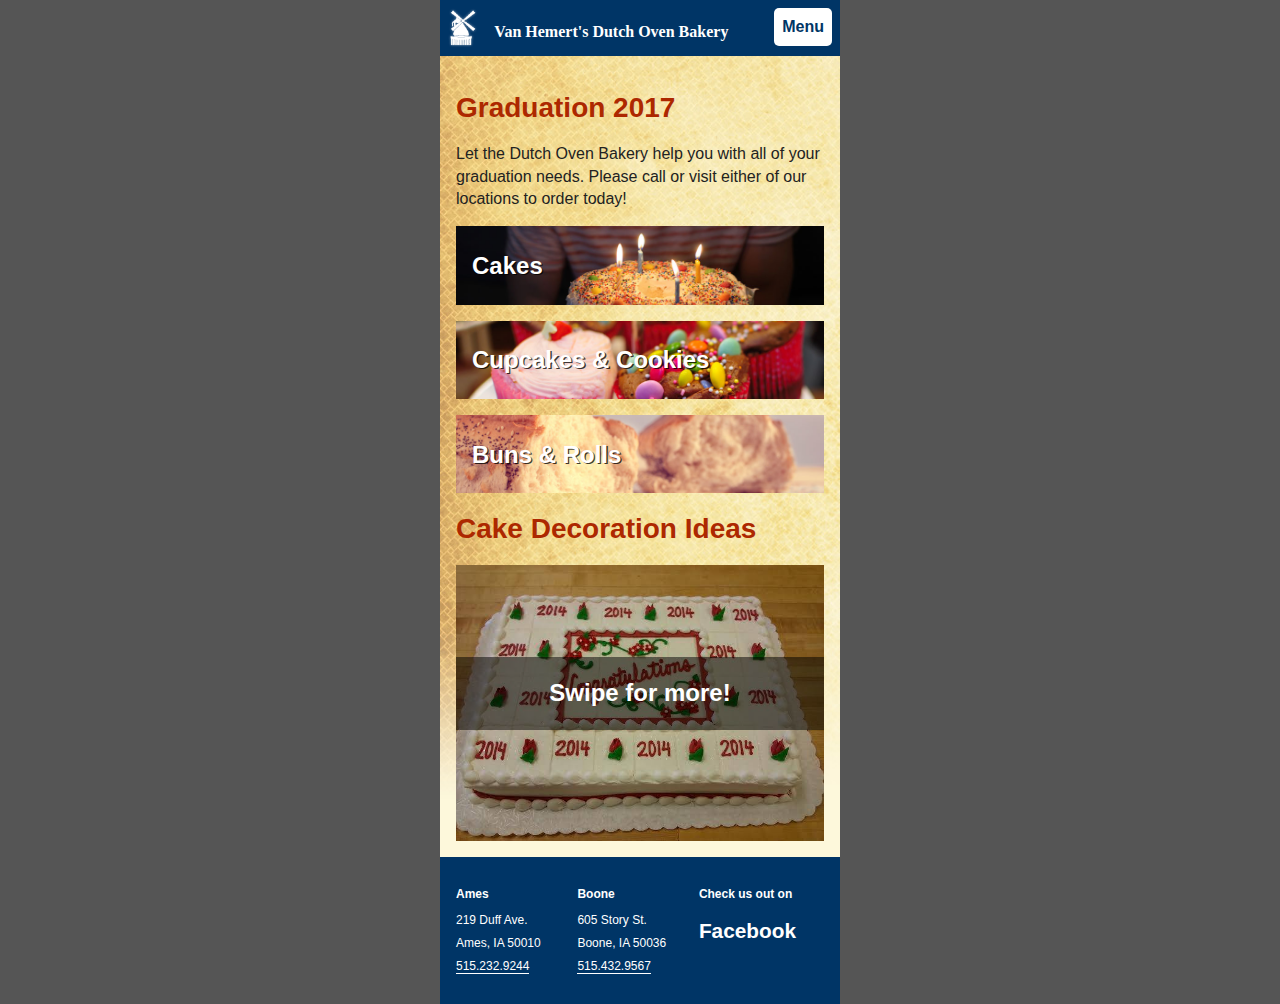
<file: week_03/index.html>
<!doctype html>
<html class="no-js" lang="en">
    <head>
        <meta charset="utf-8">
        <meta http-equiv="x-ua-compatible" content="ie=edge">
        <title>Graduation Cakes</title>
        <meta name="description" content="">
        <meta name="viewport" content="width=device-width, initial-scale=1">

        <link rel="apple-touch-icon" href="apple-touch-icon.png">
        <!-- Place favicon.ico in the root directory -->

        <link rel="stylesheet" href="css/normalize.css">
        <link rel="stylesheet" href="css/main.css">
        <script src="js/vendor/modernizr-2.8.3.min.js"></script>
    </head>
    <body>
        <!--[if lt IE 8]>
            <p class="browserupgrade">You are using an <strong>outdated</strong> browser. Please <a href="http://browsehappy.com/">upgrade your browser</a> to improve your experience.</p>
        <![endif]-->

        <header class="clearfix">
            <img src="img/logo_footer.png" alt="Dutch Oven Bakery Windmill Logo">
            <h1>Van Hemert's Dutch Oven Bakery</h1>
            <a href="#!" class="menu_button">Menu</a>
            <!-- mobile menu will go in here somewhere -->
        </header>
        <main>
            <h2>Graduation 2017</h2>
            <p>Let the Dutch Oven Bakery help you with all of your graduation needs. Please call or visit either of our locations to order today!</p>
            <article>
                <h3 class="product" id="cakes">Cakes</h3>
                <div class="article_content">
                    <p> Our cakes are available in white, chocolate, marble, or red velvet and frosted with our own buttercream icing. Prices may vary depending on the decorations selected. If you're watching costs, consider having a decorated centerpiece cake with plain iced sheet cakes to serve from. Cakes are scored in 2x3 or 2x2 inch pieces with an icing border.</p>
                    <table class="price_table" id="cake_prices">
                        <caption>Cake Servings and Prices (Prices may vary)</caption>
                        <tr>
                            <th>Size</th>
                            <th>2x3 Serves</th>
                            <th>2x2 Serves</th>
                            <th>Decorated</th>
                            <th>Plain Iced</th>
                        </tr>
                        <tr>
                            <td>1/4 Sheet</td>
                            <td>16</td>
                            <td>24</td>
                            <td>$21</td>
                            <td>$16</td>
                        </tr>
                        <tr>
                            <td>1/3 Sheet</td>
                            <td>20</td>
                            <td>32</td>
                            <td>$26</td>
                            <td>$20</td>
                        </tr>                        
                        <tr>
                            <td>1/2 Sheet</td>
                            <td>32</td>
                            <td>48</td>
                            <td>$35</td>
                            <td>$27</td>
                        </tr>                        
                        <tr>
                            <td>2/3 Sheet</td>
                            <td>40</td>
                            <td>64</td>
                            <td>$47</td>
                            <td>$37</td>
                        </tr>                        
                        <tr>
                            <td>Full Sheet</td>
                            <td>64</td>
                            <td>96</td>
                            <td>$57</td>
                            <td>$47</td>
                        </tr>
                    </table>
                    <a href="#!" class="cta_button">Call Us Today!</a>
                </div>
            </article>
            <article>
                <h3 class="product" id="cookies">Cupcakes &amp; Cookies</h3>
                <div class="article_content">
                    <p>Our regular "Dutch Oven Cookies" come in 6 different flavors:</p>
                    <ul>
                        <li>Chocolate Chip</li>
                        <li>Peanut Butter</li>
                        <li>Sugar</li>
                        <li>Oatmeal Chocolate Chip</li>
                        <li>Oatmeal Raisin</li>
                        <li>English Toffee</li>
                    </ul> 
                    <p>Our decorated cookies and cupcakes are frosted with our buttercream icing. Prices may vary. </p>
                    <table class="price_table" id="cookie_prices">
                        <tr>
                            <th>Product</th>
                            <th>Price</th>
                        </tr>
                        <tr>
                            <td>Dutch Oven Cookies</td>
                            <td>$4.59/dozen</td>
                        </tr>
                        <tr>
                            <td>3" Decorated Cookies</td>
                            <td>$1.19 and up</td>
                        </tr>                        
                        <tr>
                            <td>5" Decorated Cookies</td>
                            <td>$2.59 and up</td>
                        </tr> 
                        <tr>
                            <td>Cupcakes</td>
                            <td>$1.29 and up</td>
                        </tr>                        
                    </table>
                    <a href="#!" class="cta_button">Call Us Today!</a>
                </div>
            </article>
            <article>
                <h3 class="product" id="buns">Buns &amp; Rolls</h3>
                <div class="article_content">
                    <p>Our buns are made from scratch! Available in white or wheat.</p>
                    <table class="price_table" id="bun_prices">
                        <tr>
                            <th>Product</th>
                            <th>Price</th>
                        </tr>
                        <tr>
                            <td>Mini Buns</td>
                            <td>$2.99/dozen</td>
                        </tr>
                        <tr>
                            <td>Hamburger Buns</td>
                            <td>$3.89/dozen</td>
                        </tr>                                               
                    </table>
                    <p class="subtitle">.25 extra per dozen for slicing</p>
                    <a href="#!" class="cta_button">Call Us Today!</a>
                </div>
            </article>
            
            <h2>Cake Decoration Ideas</h2>
            <div class="gallery">
                <img src="img/cake_1.jpg" alt="cake decoration 1">
                <p class="gallery_label">Swipe for more!</p>
            </div>
        </main>
        <footer class="clearfix">
            <div class="footer_module">
                <h4>Ames</h4>
                <p>219 Duff Ave.</p>
                <p>Ames, IA 50010</p>
                <a href="#!">515.232.9244</a>
            </div>
            <div class="footer_module">
                <h4>Boone</h4>
                <p>605 Story St.</p>
                <p>Boone, IA 50036</p>
                <a href="#!">515.432.9567</a>
            </div>
            <div class="footer_module">
                <h4>Check us out on</h4>
                <a href="#!" class="social">Facebook</a>
            </div>
        </footer>

        <script src="https://code.jquery.com/jquery-1.12.0.min.js"></script>
        <script>window.jQuery || document.write('<script src="js/vendor/jquery-1.12.0.min.js"><\/script>')</script>
        <script src="js/plugins.js"></script>
        <script src="js/main.js"></script>

        <!-- Google Analytics: change UA-XXXXX-X to be your site's ID. -->
        <script>
            (function(b,o,i,l,e,r){b.GoogleAnalyticsObject=l;b[l]||(b[l]=
            function(){(b[l].q=b[l].q||[]).push(arguments)});b[l].l=+new Date;
            e=o.createElement(i);r=o.getElementsByTagName(i)[0];
            e.src='https://www.google-analytics.com/analytics.js';
            r.parentNode.insertBefore(e,r)}(window,document,'script','ga'));
            ga('create','UA-XXXXX-X','auto');ga('send','pageview');
        </script>
    </body>
</html>
</file>
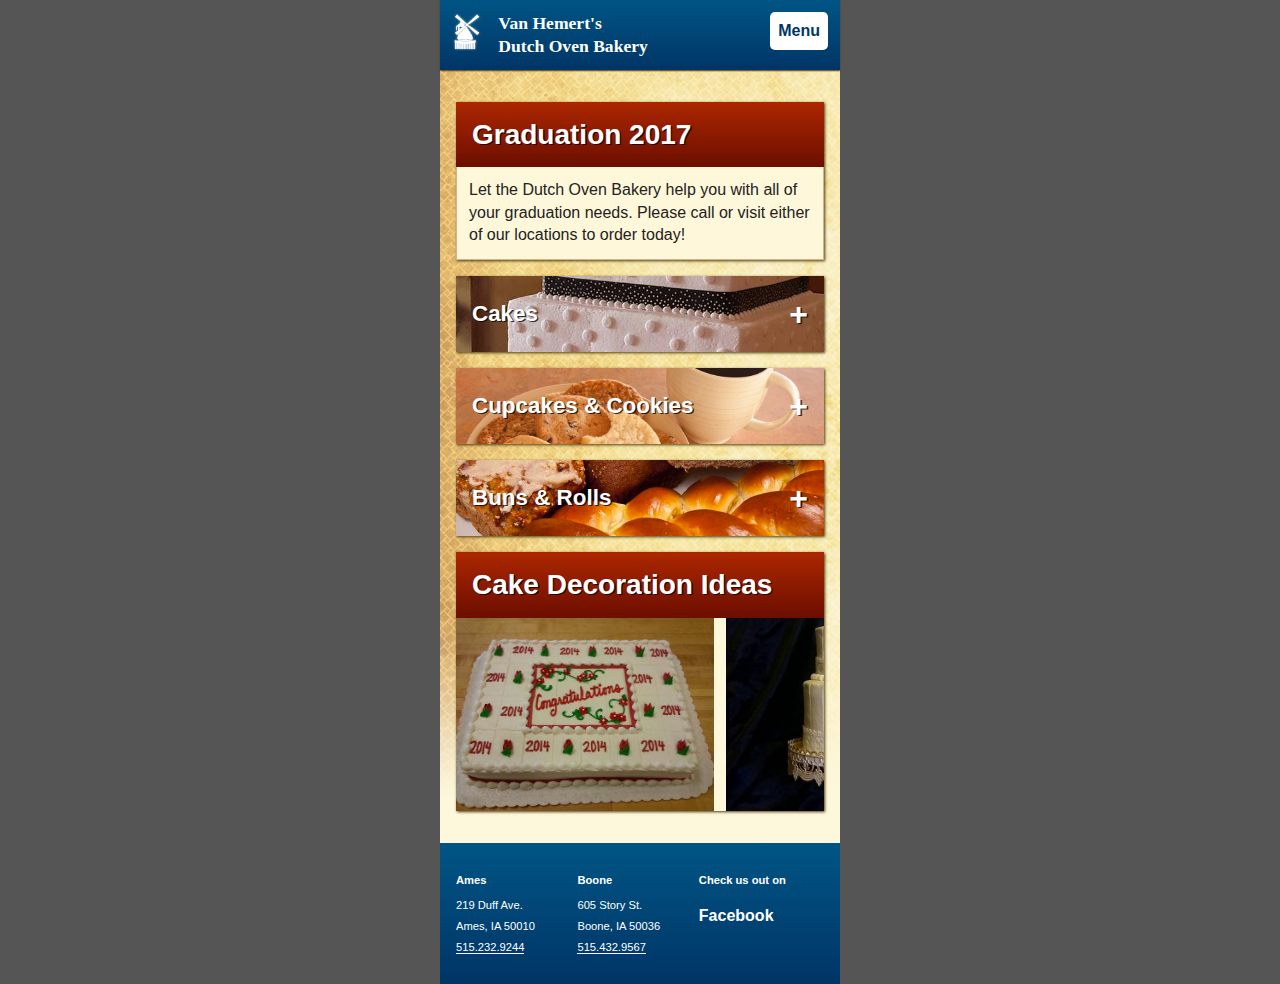
<file: week_04/index.html>
<!doctype html>
<html class="no-js" lang="en">
    <head>
        <meta charset="utf-8">
        <meta http-equiv="x-ua-compatible" content="ie=edge">
        <title>Graduation Cakes</title>
        <meta name="description" content="">
        <meta name="viewport" content="width=device-width, initial-scale=1">

        <link rel="apple-touch-icon" href="apple-touch-icon.png">
        <!-- Place favicon.ico in the root directory -->

        <link rel="stylesheet" href="css/normalize.css">
        <link rel="stylesheet" href="css/main.css">
        <script src="js/vendor/modernizr-2.8.3.min.js"></script>
    </head>
    <body>
        <!--[if lt IE 8]>
            <p class="browserupgrade">You are using an <strong>outdated</strong> browser. Please <a href="http://browsehappy.com/">upgrade your browser</a> to improve your experience.</p>
        <![endif]-->

        <header class="clearfix">
            <img src="img/logo_footer.png" alt="Dutch Oven Bakery Windmill Logo">
            <h1><span>Van Hemert's</span> <span>Dutch Oven Bakery</span></h1>
            <a href="#!" class="menu_button">Menu</a>
            <!-- mobile menu will go in here somewhere -->
        </header>
        <main>
            <article>
                <h2>Graduation 2017</h2>
                <p>Let the Dutch Oven Bakery help you with all of your graduation needs. Please call or visit either of our locations to order today!</p>
            </article>
            <article>
                <h3 class="product" id="cakes">Cakes</h3>
                <div class="article_content">
                    <p> Our cakes are available in white, chocolate, marble, or red velvet and frosted with our own buttercream icing. Prices may vary depending on the decorations selected. If you're watching costs, consider having a decorated centerpiece cake with plain iced sheet cakes to serve from. Cakes are scored in 2x3 or 2x2 inch pieces with an icing border.</p>
                    <table class="price_table" id="cake_prices">
                        <caption>Cake Servings and Prices (Prices may vary)</caption>
                        <tr>
                            <th>Size</th>
                            <th>2x3 Serves</th>
                            <th>2x2 Serves</th>
                            <th>Decorated</th>
                            <th>Plain Iced</th>
                        </tr>
                        <tr>
                            <td>1/4 Sheet</td>
                            <td>16</td>
                            <td>24</td>
                            <td>$21</td>
                            <td>$16</td>
                        </tr>
                        <tr>
                            <td>1/3 Sheet</td>
                            <td>20</td>
                            <td>32</td>
                            <td>$26</td>
                            <td>$20</td>
                        </tr>                        
                        <tr>
                            <td>1/2 Sheet</td>
                            <td>32</td>
                            <td>48</td>
                            <td>$35</td>
                            <td>$27</td>
                        </tr>                        
                        <tr>
                            <td>2/3 Sheet</td>
                            <td>40</td>
                            <td>64</td>
                            <td>$47</td>
                            <td>$37</td>
                        </tr>                        
                        <tr>
                            <td>Full Sheet</td>
                            <td>64</td>
                            <td>96</td>
                            <td>$57</td>
                            <td>$47</td>
                        </tr>
                    </table>
                    <a href="#!" class="cta_button">Call Us Today!</a>
                </div>
            </article>
            <article>
                <h3 class="product" id="cookies">Cupcakes &amp; Cookies</h3>
                <div class="article_content">
                    <p>Our regular "Dutch Oven Cookies" come in 6 different flavors:</p>
                    <ul>
                        <li>Chocolate Chip</li>
                        <li>Peanut Butter</li>
                        <li>Sugar</li>
                        <li>Oatmeal Chocolate Chip</li>
                        <li>Oatmeal Raisin</li>
                        <li>English Toffee</li>
                    </ul> 
                    <p>Our decorated cookies and cupcakes are frosted with our buttercream icing. Prices may vary. </p>
                    <table class="price_table" id="cookie_prices">
                        <tr>
                            <th>Product</th>
                            <th>Price</th>
                        </tr>
                        <tr>
                            <td>Dutch Oven Cookies</td>
                            <td>$4.59/dozen</td>
                        </tr>
                        <tr>
                            <td>3" Decorated Cookies</td>
                            <td>$1.19 and up</td>
                        </tr>                        
                        <tr>
                            <td>5" Decorated Cookies</td>
                            <td>$2.59 and up</td>
                        </tr> 
                        <tr>
                            <td>Cupcakes</td>
                            <td>$1.29 and up</td>
                        </tr>                        
                    </table>
                    <a href="#!" class="cta_button">Call Us Today!</a>
                </div>
            </article>
            <article>
                <h3 class="product" id="buns">Buns &amp; Rolls</h3>
                <div class="article_content">
                    <p>Our buns are made from scratch! Available in white or wheat.</p>
                    <table class="price_table" id="bun_prices">
                        <tr>
                            <th>Product</th>
                            <th>Price</th>
                        </tr>
                        <tr>
                            <td>Mini Buns</td>
                            <td>$2.99/dozen</td>
                        </tr>
                        <tr>
                            <td>Hamburger Buns</td>
                            <td>$3.89/dozen</td>
                        </tr>                                               
                    </table>
                    <p class="subtitle">.25 extra per dozen for slicing</p>
                    <a href="#!" class="cta_button">Call Us Today!</a>
                </div>
            </article>
            
            <article>
                <h2>Cake Decoration Ideas</h2>
                <div class="gallery_container">
                    <div class="gallery clearfix">
                        <img src="img/cake_1.jpg" alt="cake decoration 1">
                        <img src="img/cake_2.jpg" alt="cake decoration 2">
                        <img src="img/cake_1.jpg" alt="cake decoration 1">
                        <img src="img/cake_2.jpg" alt="cake decoration 2">
                    </div>
                </div>
            </article>
        </main>
        <footer class="clearfix">
            <div class="footer_module">
                <h4>Ames</h4>
                <p>219 Duff Ave.</p>
                <p>Ames, IA 50010</p>
                <a href="#!">515.232.9244</a>
            </div>
            <div class="footer_module">
                <h4>Boone</h4>
                <p>605 Story St.</p>
                <p>Boone, IA 50036</p>
                <a href="#!">515.432.9567</a>
            </div>
            <div class="footer_module">
                <h4>Check us out on</h4>
                <a href="#!" class="social">Facebook</a>
            </div>
        </footer>

        <script src="https://code.jquery.com/jquery-1.12.0.min.js"></script>
        <script>window.jQuery || document.write('<script src="js/vendor/jquery-1.12.0.min.js"><\/script>')</script>
        <script src="js/plugins.js"></script>
        <script src="js/main.js"></script>

        <!-- Google Analytics: change UA-XXXXX-X to be your site's ID. -->
        <script>
            (function(b,o,i,l,e,r){b.GoogleAnalyticsObject=l;b[l]||(b[l]=
            function(){(b[l].q=b[l].q||[]).push(arguments)});b[l].l=+new Date;
            e=o.createElement(i);r=o.getElementsByTagName(i)[0];
            e.src='https://www.google-analytics.com/analytics.js';
            r.parentNode.insertBefore(e,r)}(window,document,'script','ga'));
            ga('create','UA-XXXXX-X','auto');ga('send','pageview');
        </script>
    </body>
</html>
</file>
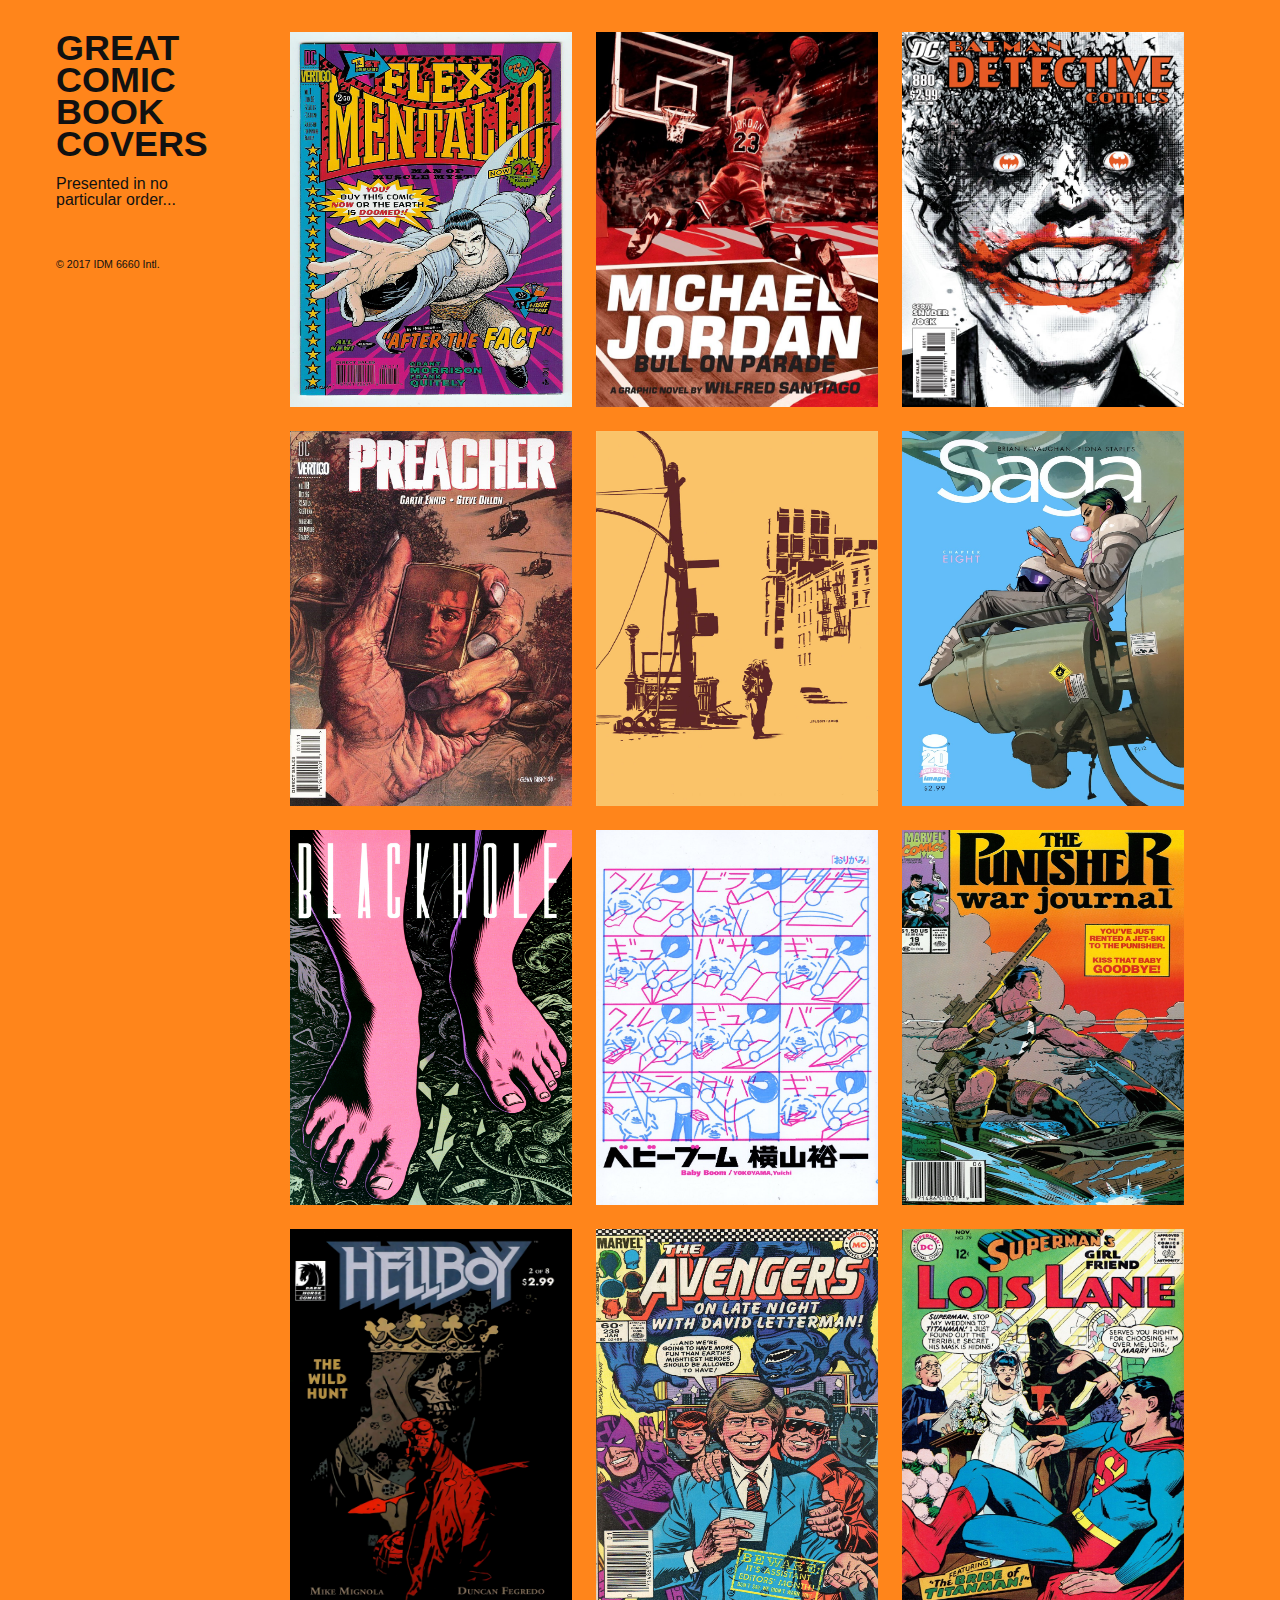
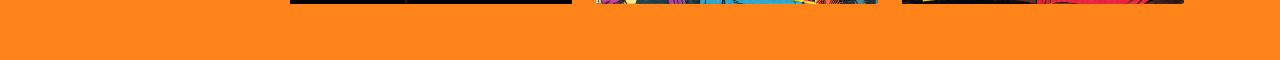
<file: week_02/public/index.html>
<!DOCTYPE html>
<html>
  <head>
    <title>Week 2 Final Assignment</title>
    <link rel="stylesheet" type="text/css" href="css/css.css" />
    <meta name="viewport" content="width=device-width, initial-scale=1">
  </head>
  <body>
    <header>
      <h1 class="font-scale-up-3">Great Comic Book Covers</h1>
      <h2 class="font-scale-up-1">Presented in no particular order...</h2>
    </header>
    <main role="main" class="clearfix">
      <article class="clearfix">
        <h1 class="font-scale-up-2">Flex Mentallo #1</h1>
        <h2 class="font-scale-up-1">by Frank Quitley</h2>
        <img class="cover-img" src="img/flex_mentallo_001.jpg" />
        <p><span>Praesent fermentum risus ut lacus commodo vel gravida metus cursus. Sed consequat luctus tortor, sit amet suscipit sem lobortis quis. Quisque mattis blandit erat at feugiat. Nam sodales accumsan tortor, sit amet rhoncus quam egestas in. Praesent erat dui, fringilla ac congue sit amet, elementum sed quam. Vivamus ut diam sit amet erat convallis sollicitudin. Sed at leo nunc, ac mattis quam. Nam molestie auctor mi ut vestibulum. Donec iaculis metus lorem, eu sodales quam. Ut quis magna eget neque elementum iaculis at a mauris. Maecenas hendrerit diam at nisi laoreet placerat. Suspendisse potenti. Class aptent taciti sociosqu ad litora torquent per conubia nostra, per inceptos himenaeos.</span></p>
      </article>
      <article class="clearfix">
        <h1 class="font-scale-up-2">Michael Jordan: Bull On Parade</h1>
        <h2 class="font-scale-up-1">by Wilfred Santiago</h2>
        <img class="cover-img" src="img/michael_jordan_bull_on_parade.jpg" />
        <p><span>Praesent fermentum risus ut lacus commodo vel gravida metus cursus. Sed consequat luctus tortor, sit amet suscipit sem lobortis quis. Quisque mattis blandit erat at feugiat. Nam sodales accumsan tortor, sit amet rhoncus quam egestas in. Praesent erat dui, fringilla ac congue sit amet, elementum sed quam. Vivamus ut diam sit amet erat convallis sollicitudin. Sed at leo nunc, ac mattis quam. Nam molestie auctor mi ut vestibulum. Donec iaculis metus lorem, eu sodales quam. Ut quis magna eget neque elementum iaculis at a mauris. Maecenas hendrerit diam at nisi laoreet placerat. Suspendisse potenti. Class aptent taciti sociosqu ad litora torquent per conubia nostra, per inceptos himenaeos.</span></p>
      </article>
      <article class="clearfix">
        <h1 class="font-scale-up-2">Detective Comics #880</h1>
        <h2 class="font-scale-up-1">by Jock</h2>
        <img class="cover-img" src="img/detective_comics_880.jpg" />
        <p><span>Praesent fermentum risus ut lacus commodo vel gravida metus cursus. Sed consequat luctus tortor, sit amet suscipit sem lobortis quis. Quisque mattis blandit erat at feugiat. Nam sodales accumsan tortor, sit amet rhoncus quam egestas in. Praesent erat dui, fringilla ac congue sit amet, elementum sed quam. Vivamus ut diam sit amet erat convallis sollicitudin. Sed at leo nunc, ac mattis quam. Nam molestie auctor mi ut vestibulum. Donec iaculis metus lorem, eu sodales quam. Ut quis magna eget neque elementum iaculis at a mauris. Maecenas hendrerit diam at nisi laoreet placerat. Suspendisse potenti. Class aptent taciti sociosqu ad litora torquent per conubia nostra, per inceptos himenaeos.</span></p>
      </article>
      <article class="clearfix">
        <h1 class="font-scale-up-2">Preacher #18</h1>
        <h2 class="font-scale-up-1">by Glenn Fabry</h2>
        <img class="cover-img" src="img/preacher_018.jpg" />
        <p><span>Praesent fermentum risus ut lacus commodo vel gravida metus cursus. Sed consequat luctus tortor, sit amet suscipit sem lobortis quis. Quisque mattis blandit erat at feugiat. Nam sodales accumsan tortor, sit amet rhoncus quam egestas in. Praesent erat dui, fringilla ac congue sit amet, elementum sed quam. Vivamus ut diam sit amet erat convallis sollicitudin. Sed at leo nunc, ac mattis quam. Nam molestie auctor mi ut vestibulum. Donec iaculis metus lorem, eu sodales quam. Ut quis magna eget neque elementum iaculis at a mauris. Maecenas hendrerit diam at nisi laoreet placerat. Suspendisse potenti. Class aptent taciti sociosqu ad litora torquent per conubia nostra, per inceptos himenaeos.</span></p>
      </article>
      <article class="clearfix">
        <h1 class="font-scale-up-2">DMZ #41</h1>
        <h2 class="font-scale-up-1">by John Paul Leon</h2>
        <img class="cover-img" src="img/dmz_041.jpg" />
        <p><span>Praesent fermentum risus ut lacus commodo vel gravida metus cursus. Sed consequat luctus tortor, sit amet suscipit sem lobortis quis. Quisque mattis blandit erat at feugiat. Nam sodales accumsan tortor, sit amet rhoncus quam egestas in. Praesent erat dui, fringilla ac congue sit amet, elementum sed quam. Vivamus ut diam sit amet erat convallis sollicitudin. Sed at leo nunc, ac mattis quam. Nam molestie auctor mi ut vestibulum. Donec iaculis metus lorem, eu sodales quam. Ut quis magna eget neque elementum iaculis at a mauris. Maecenas hendrerit diam at nisi laoreet placerat. Suspendisse potenti. Class aptent taciti sociosqu ad litora torquent per conubia nostra, per inceptos himenaeos.</span></p>
      </article>
      <article class="clearfix">
        <h1 class="font-scale-up-2">Saga #8</h1>
        <h2 class="font-scale-up-1">by Fiona Staples</h2>
        <img class="cover-img" src="img/saga_008.jpg" />
        <p><span>Praesent fermentum risus ut lacus commodo vel gravida metus cursus. Sed consequat luctus tortor, sit amet suscipit sem lobortis quis. Quisque mattis blandit erat at feugiat. Nam sodales accumsan tortor, sit amet rhoncus quam egestas in. Praesent erat dui, fringilla ac congue sit amet, elementum sed quam. Vivamus ut diam sit amet erat convallis sollicitudin. Sed at leo nunc, ac mattis quam. Nam molestie auctor mi ut vestibulum. Donec iaculis metus lorem, eu sodales quam. Ut quis magna eget neque elementum iaculis at a mauris. Maecenas hendrerit diam at nisi laoreet placerat. Suspendisse potenti. Class aptent taciti sociosqu ad litora torquent per conubia nostra, per inceptos himenaeos.</span></p>
      </article>
      <article class="clearfix">
        <h1 class="font-scale-up-2">Black Hole #12</h1>
        <h2 class="font-scale-up-1">by Charles Burns</h2>
        <img class="cover-img" src="img/black_hole_012.jpg" />
        <p><span>Praesent fermentum risus ut lacus commodo vel gravida metus cursus. Sed consequat luctus tortor, sit amet suscipit sem lobortis quis. Quisque mattis blandit erat at feugiat. Nam sodales accumsan tortor, sit amet rhoncus quam egestas in. Praesent erat dui, fringilla ac congue sit amet, elementum sed quam. Vivamus ut diam sit amet erat convallis sollicitudin. Sed at leo nunc, ac mattis quam. Nam molestie auctor mi ut vestibulum. Donec iaculis metus lorem, eu sodales quam. Ut quis magna eget neque elementum iaculis at a mauris. Maecenas hendrerit diam at nisi laoreet placerat. Suspendisse potenti. Class aptent taciti sociosqu ad litora torquent per conubia nostra, per inceptos himenaeos.</span></p>
      </article>
      <article class="clearfix">
        <h1 class="font-scale-up-2">Baby Boom</h1>
        <h2 class="font-scale-up-1">by Yuichi Yokohama</h2>
        <img class="cover-img" src="img/baby_boom.jpg" />
        <p><span>Praesent fermentum risus ut lacus commodo vel gravida metus cursus. Sed consequat luctus tortor, sit amet suscipit sem lobortis quis. Quisque mattis blandit erat at feugiat. Nam sodales accumsan tortor, sit amet rhoncus quam egestas in. Praesent erat dui, fringilla ac congue sit amet, elementum sed quam. Vivamus ut diam sit amet erat convallis sollicitudin. Sed at leo nunc, ac mattis quam. Nam molestie auctor mi ut vestibulum. Donec iaculis metus lorem, eu sodales quam. Ut quis magna eget neque elementum iaculis at a mauris. Maecenas hendrerit diam at nisi laoreet placerat. Suspendisse potenti. Class aptent taciti sociosqu ad litora torquent per conubia nostra, per inceptos himenaeos.</span></p>
      </article>
      <article class="clearfix">
        <h1 class="font-scale-up-2">Punisher: War Journal #19</h1>
        <h2 class="font-scale-up-1">by Jim Lee</h2>
        <img class="cover-img" src="img/punisher_war_journal_019.jpg" />
        <p><span>Praesent fermentum risus ut lacus commodo vel gravida metus cursus. Sed consequat luctus tortor, sit amet suscipit sem lobortis quis. Quisque mattis blandit erat at feugiat. Nam sodales accumsan tortor, sit amet rhoncus quam egestas in. Praesent erat dui, fringilla ac congue sit amet, elementum sed quam. Vivamus ut diam sit amet erat convallis sollicitudin. Sed at leo nunc, ac mattis quam. Nam molestie auctor mi ut vestibulum. Donec iaculis metus lorem, eu sodales quam. Ut quis magna eget neque elementum iaculis at a mauris. Maecenas hendrerit diam at nisi laoreet placerat. Suspendisse potenti. Class aptent taciti sociosqu ad litora torquent per conubia nostra, per inceptos himenaeos.</span></p>
      </article>
      <article class="clearfix">
        <h1 class="font-scale-up-2">Hellboy: The Wild Hunt #2</h1>
        <h2 class="font-scale-up-1">by Mike Mignola</h2>
        <img class="cover-img" src="img/hellboy_the_wild_hunt_002.jpg" />
        <p><span>Praesent fermentum risus ut lacus commodo vel gravida metus cursus. Sed consequat luctus tortor, sit amet suscipit sem lobortis quis. Quisque mattis blandit erat at feugiat. Nam sodales accumsan tortor, sit amet rhoncus quam egestas in. Praesent erat dui, fringilla ac congue sit amet, elementum sed quam. Vivamus ut diam sit amet erat convallis sollicitudin. Sed at leo nunc, ac mattis quam. Nam molestie auctor mi ut vestibulum. Donec iaculis metus lorem, eu sodales quam. Ut quis magna eget neque elementum iaculis at a mauris. Maecenas hendrerit diam at nisi laoreet placerat. Suspendisse potenti. Class aptent taciti sociosqu ad litora torquent per conubia nostra, per inceptos himenaeos.</span></p>
      </article>
      <article class="clearfix">
        <h1 class="font-scale-up-2">The Avengers #239</h1>
        <h2 class="font-scale-up-1">by Al Milgrom &amp; and Joe Sinnott</h2>
        <img class="cover-img" src="img/avengers_239.jpg" />
        <p><span>Praesent fermentum risus ut lacus commodo vel gravida metus cursus. Sed consequat luctus tortor, sit amet suscipit sem lobortis quis. Quisque mattis blandit erat at feugiat. Nam sodales accumsan tortor, sit amet rhoncus quam egestas in. Praesent erat dui, fringilla ac congue sit amet, elementum sed quam. Vivamus ut diam sit amet erat convallis sollicitudin. Sed at leo nunc, ac mattis quam. Nam molestie auctor mi ut vestibulum. Donec iaculis metus lorem, eu sodales quam. Ut quis magna eget neque elementum iaculis at a mauris. Maecenas hendrerit diam at nisi laoreet placerat. Suspendisse potenti. Class aptent taciti sociosqu ad litora torquent per conubia nostra, per inceptos himenaeos.</span></p>
      </article>
      <article class="clearfix">
        <h1 class="font-scale-up-2">Superman's Girl Friend, Lois Lane #79</h1>
        <h2 class="font-scale-up-1">by Neal Adams</h2>
        <img class="cover-img" src="img/lois_lane_079.jpg" />
        <p><span>Praesent fermentum risus ut lacus commodo vel gravida metus cursus. Sed consequat luctus tortor, sit amet suscipit sem lobortis quis. Quisque mattis blandit erat at feugiat. Nam sodales accumsan tortor, sit amet rhoncus quam egestas in. Praesent erat dui, fringilla ac congue sit amet, elementum sed quam. Vivamus ut diam sit amet erat convallis sollicitudin. Sed at leo nunc, ac mattis quam. Nam molestie auctor mi ut vestibulum. Donec iaculis metus lorem, eu sodales quam. Ut quis magna eget neque elementum iaculis at a mauris. Maecenas hendrerit diam at nisi laoreet placerat. Suspendisse potenti. Class aptent taciti sociosqu ad litora torquent per conubia nostra, per inceptos himenaeos.</span></p>
      </article>
    </main>
    <footer>
      &copy; 2017 IDM 6660 Intl.
    </footer>
  </body>
</html>
</file>
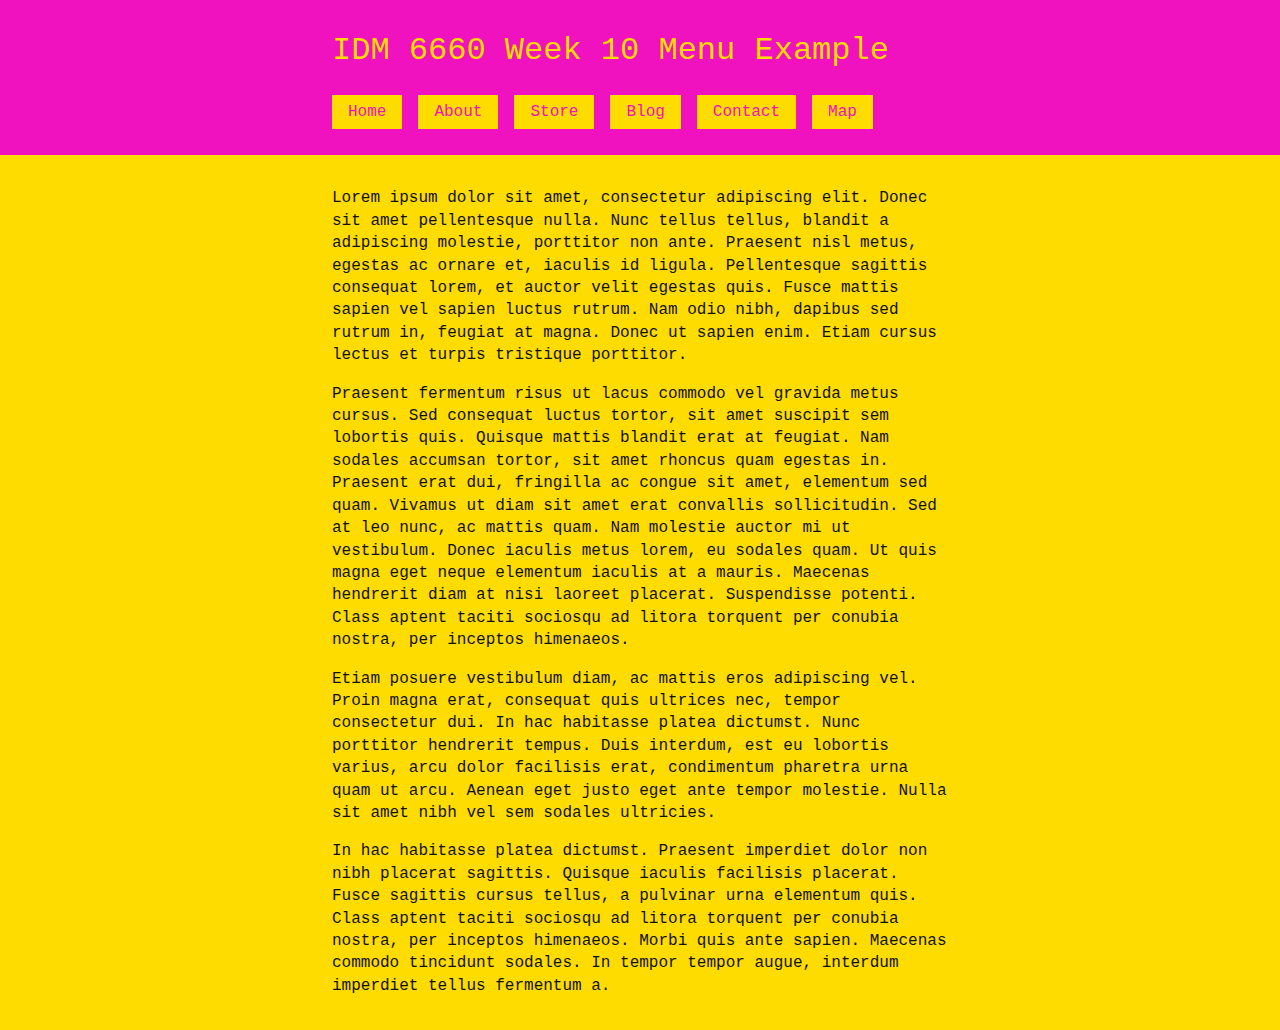
<file: week_10/public/index.html>
<!DOCTYPE html>
<html>
  <head>
    <meta charset="utf-8">
    <meta name="viewport" content="width=device-width, initial-scale=1">

    <title>IDM 6660 Week 10 Menu Example</title>

    <link rel="stylesheet" href="css/css.css">
  </head>
  <body>
    <header>
      <h1>IDM 6660 Week 10 Menu Example</h1>
      <nav>
        <input type="checkbox" name="menu-toggle" class="menu-toggle" id="menu-toggle" value="value">
        <div class="label-holder"><label for="menu-toggle"></label></div>
        <ul class="group">
          <li><a href="#">Home</a></li>
          <li><a href="#">About</a></li>
          <li><a href="#">Store</a></li>
          <li><a href="#">Blog</a></li>
          <li><a href="#">Contact</a></li>
          <li><a href="#">Map</a></li>
        </ul>
      </nav>
    </header>
    <section>
      <p>Lorem ipsum dolor sit amet, consectetur adipiscing elit. Donec sit amet pellentesque nulla. Nunc tellus tellus, blandit a adipiscing molestie, porttitor non ante. Praesent nisl metus, egestas ac ornare et, iaculis id ligula. Pellentesque sagittis consequat lorem, et auctor velit egestas quis. Fusce mattis sapien vel sapien luctus rutrum. Nam odio nibh, dapibus sed rutrum in, feugiat at magna. Donec ut sapien enim. Etiam cursus lectus et turpis tristique porttitor.</p>
      <p>Praesent fermentum risus ut lacus commodo vel gravida metus cursus. Sed consequat luctus tortor, sit amet suscipit sem lobortis quis. Quisque mattis blandit erat at feugiat. Nam sodales accumsan tortor, sit amet rhoncus quam egestas in. Praesent erat dui, fringilla ac congue sit amet, elementum sed quam. Vivamus ut diam sit amet erat convallis sollicitudin. Sed at leo nunc, ac mattis quam. Nam molestie auctor mi ut vestibulum. Donec iaculis metus lorem, eu sodales quam. Ut quis magna eget neque elementum iaculis at a mauris. Maecenas hendrerit diam at nisi laoreet placerat. Suspendisse potenti. Class aptent taciti sociosqu ad litora torquent per conubia nostra, per inceptos himenaeos.</p>
      <p>Etiam posuere vestibulum diam, ac mattis eros adipiscing vel. Proin magna erat, consequat quis ultrices nec, tempor consectetur dui. In hac habitasse platea dictumst. Nunc porttitor hendrerit tempus. Duis interdum, est eu lobortis varius, arcu dolor facilisis erat, condimentum pharetra urna quam ut arcu. Aenean eget justo eget ante tempor molestie. Nulla sit amet nibh vel sem sodales ultricies.</p>
      <p>In hac habitasse platea dictumst. Praesent imperdiet dolor non nibh placerat sagittis. Quisque iaculis facilisis placerat. Fusce sagittis cursus tellus, a pulvinar urna elementum quis. Class aptent taciti sociosqu ad litora torquent per conubia nostra, per inceptos himenaeos. Morbi quis ante sapien. Maecenas commodo tincidunt sodales. In tempor tempor augue, interdum imperdiet tellus fermentum a.</p>
    </section>
  </body>
</html>
</file>
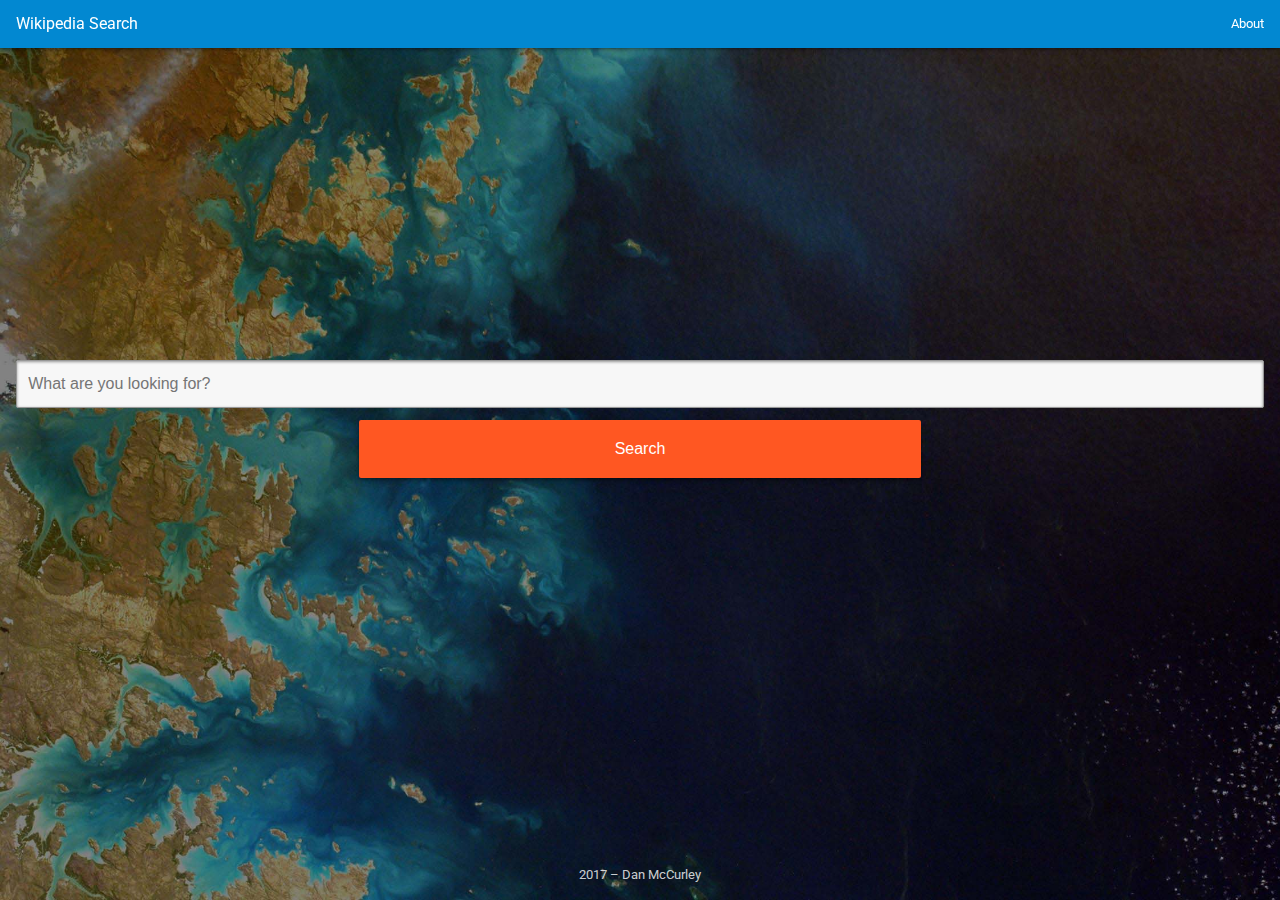
<file: week_13/public/index.html>
<!doctype html>
<html>
<head>
	 <meta charset="utf-8">
	<title>Wikipedia Search</title>
	<meta name="viewport" content="width=device-width, initial-scale=1">
	<link href="https://fonts.googleapis.com/css?family=Roboto:400,700" rel="stylesheet">
	<link rel="stylesheet" href="css/css.css">
</head>
<body>
	<header>
		<h1><a href="#">Wikipedia Search</a></h1>
		<a href="#!" id="aboutbutton">About</a>
		<div class="about">
			<p>This is my final project for the MCAD IDM Responsive Design course. It uses the Wikipedia API to search for articles. You can check out the project on <a href="#!" target="_blank">GitHub</a>.</p>
		</div>

	</header>
	<main class="landing">
		<div class="inputs">
			
			<input type="text" id="searchterm" name="searchbox" placeholder="What are you looking for?">
			<button id="search" for="searchbox">Search</button>
		</div>
		<div id="output_area"></div>
		<footer>
			<p>2017 – <a href="http://djmccurley.com" target="_blank">Dan McCurley</a></p>
		</footer>
	</main>
	
	<script src="js/jquery-3.1.1.min.js"></script>
	<script src="js/main.js"></script>
</body>
</html>
</file>
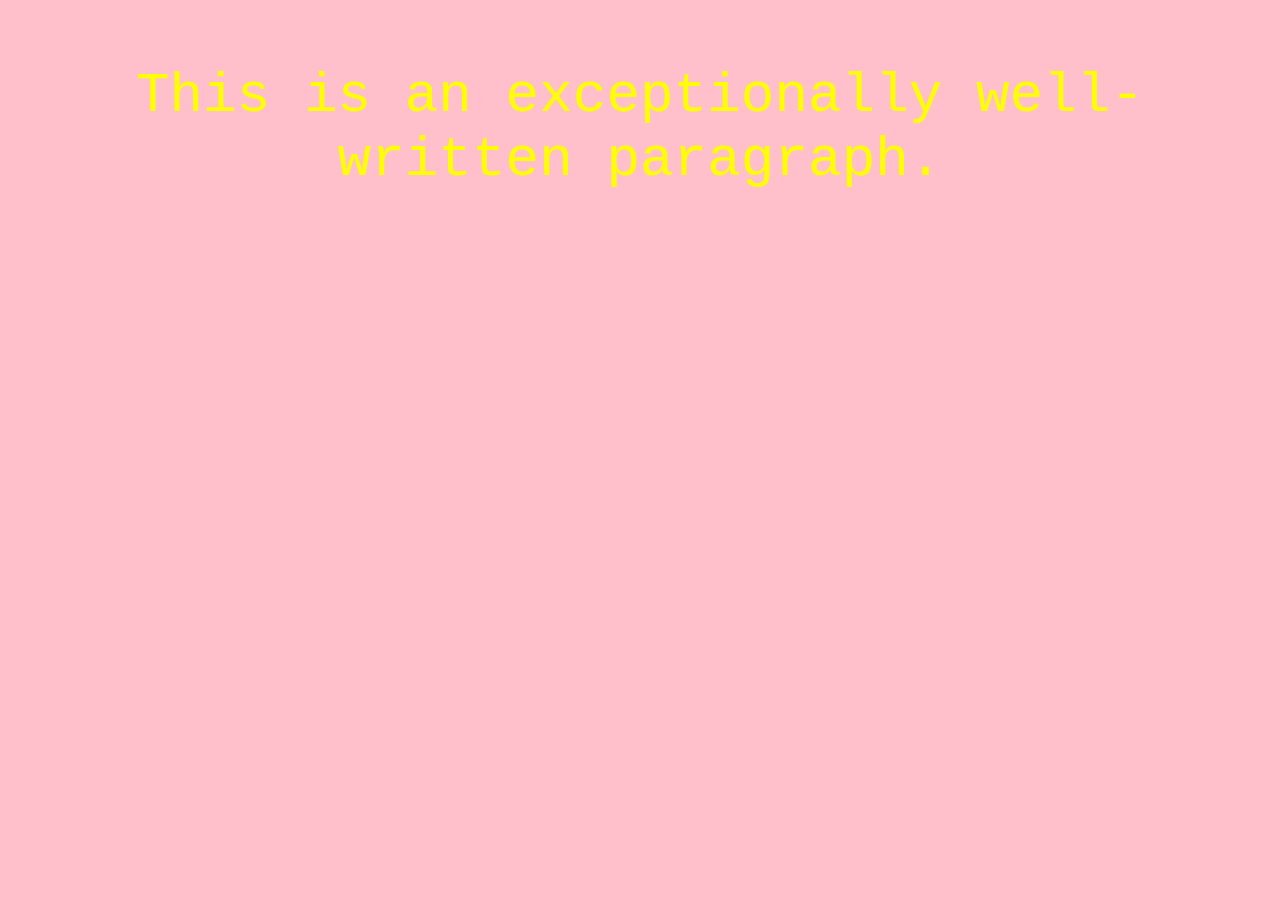
<file: week_08/check-in-8/PUBLIC/index.html>
<!doctype html>
<html>
<head>
	<title>Check In 8</title>
	<link rel="stylesheet" href="css/css.css">
</head>
<body>
<div>
	<p>This is an exceptionally well-written paragraph.</p>
</div>
</body>
</html>
</file>
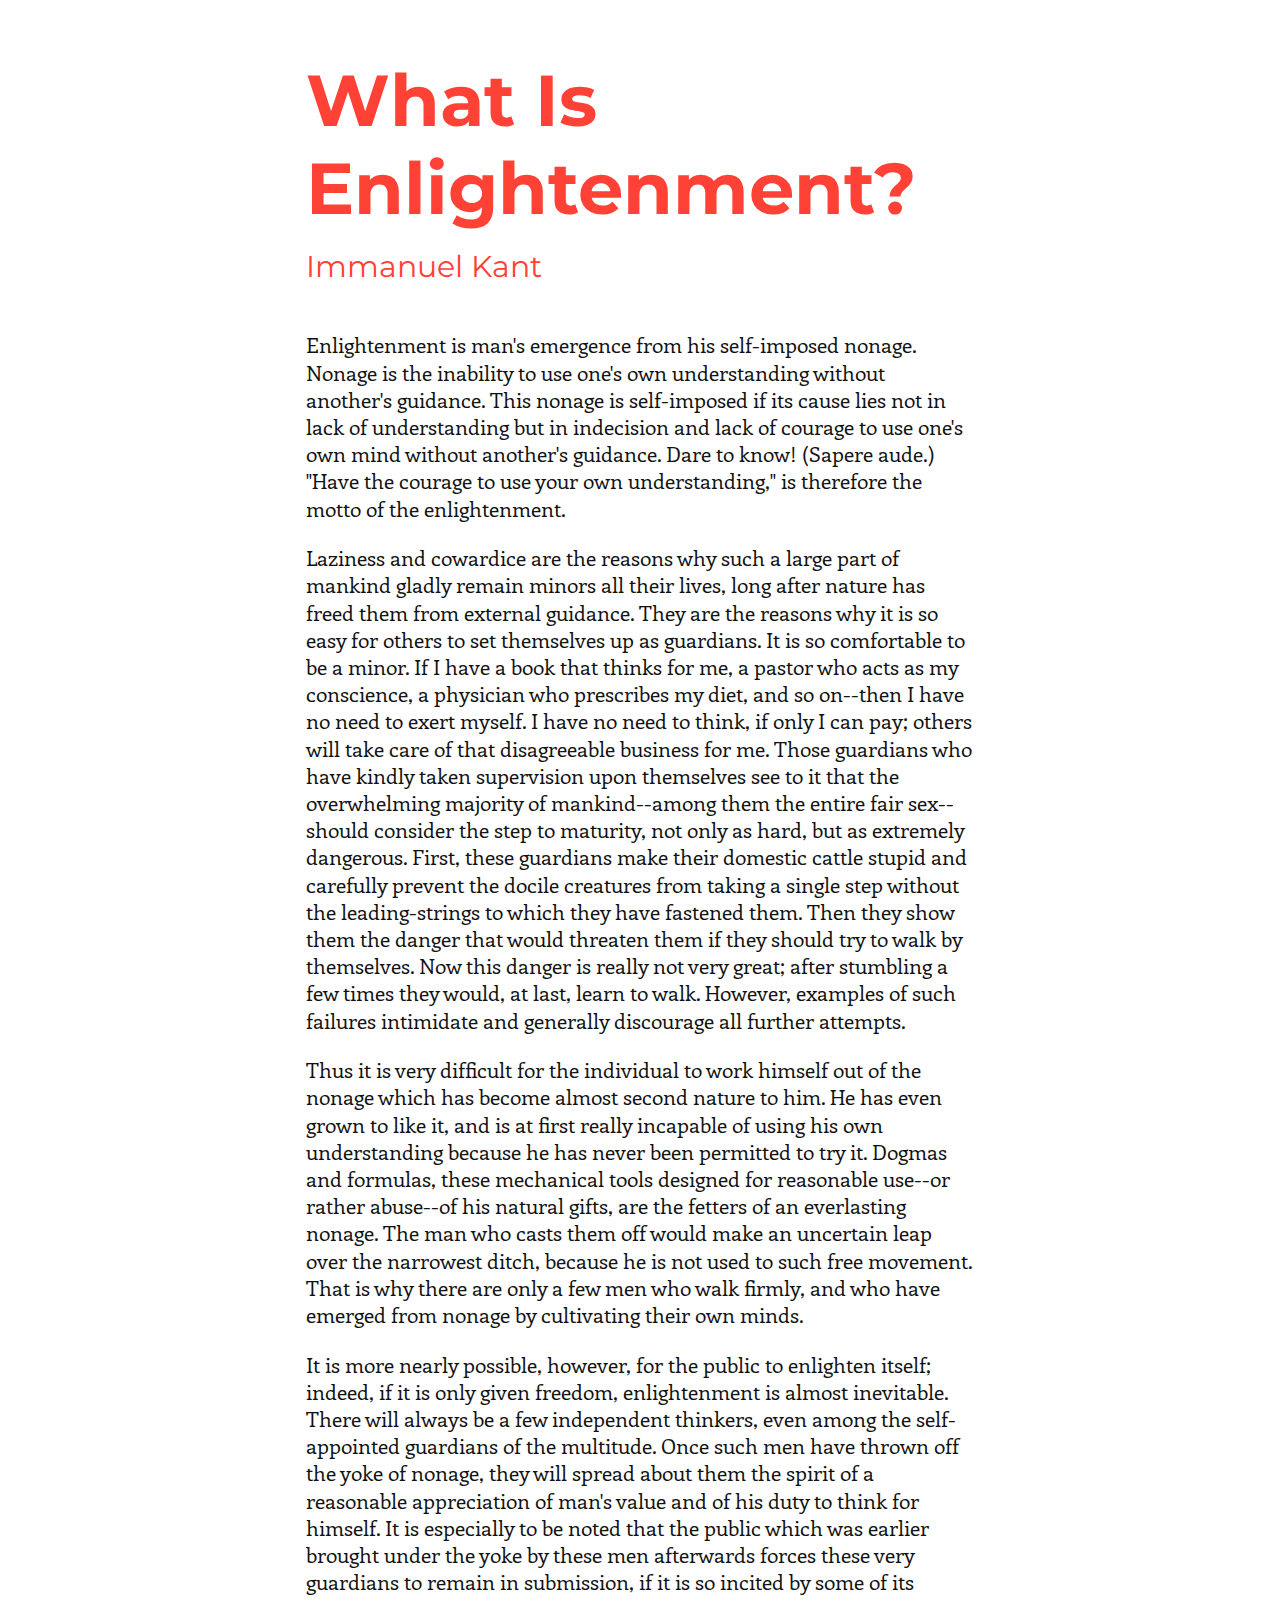
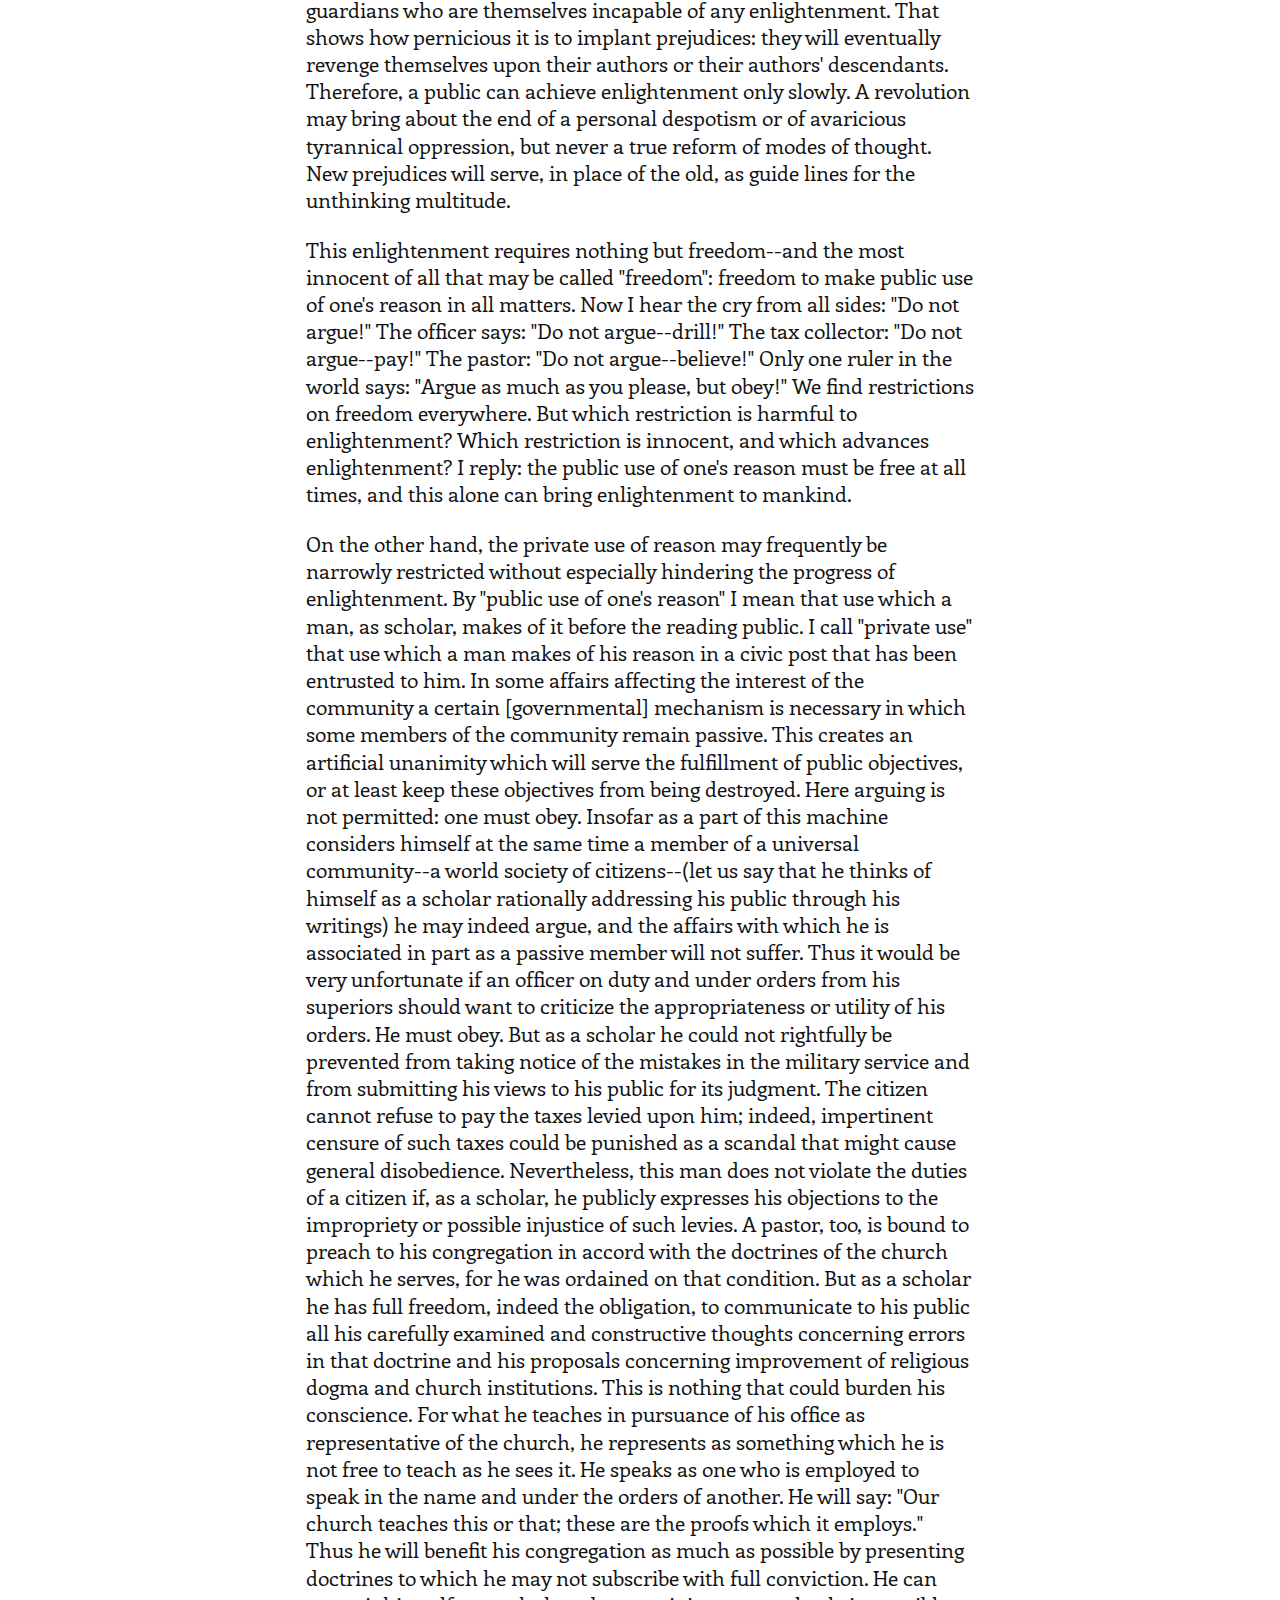
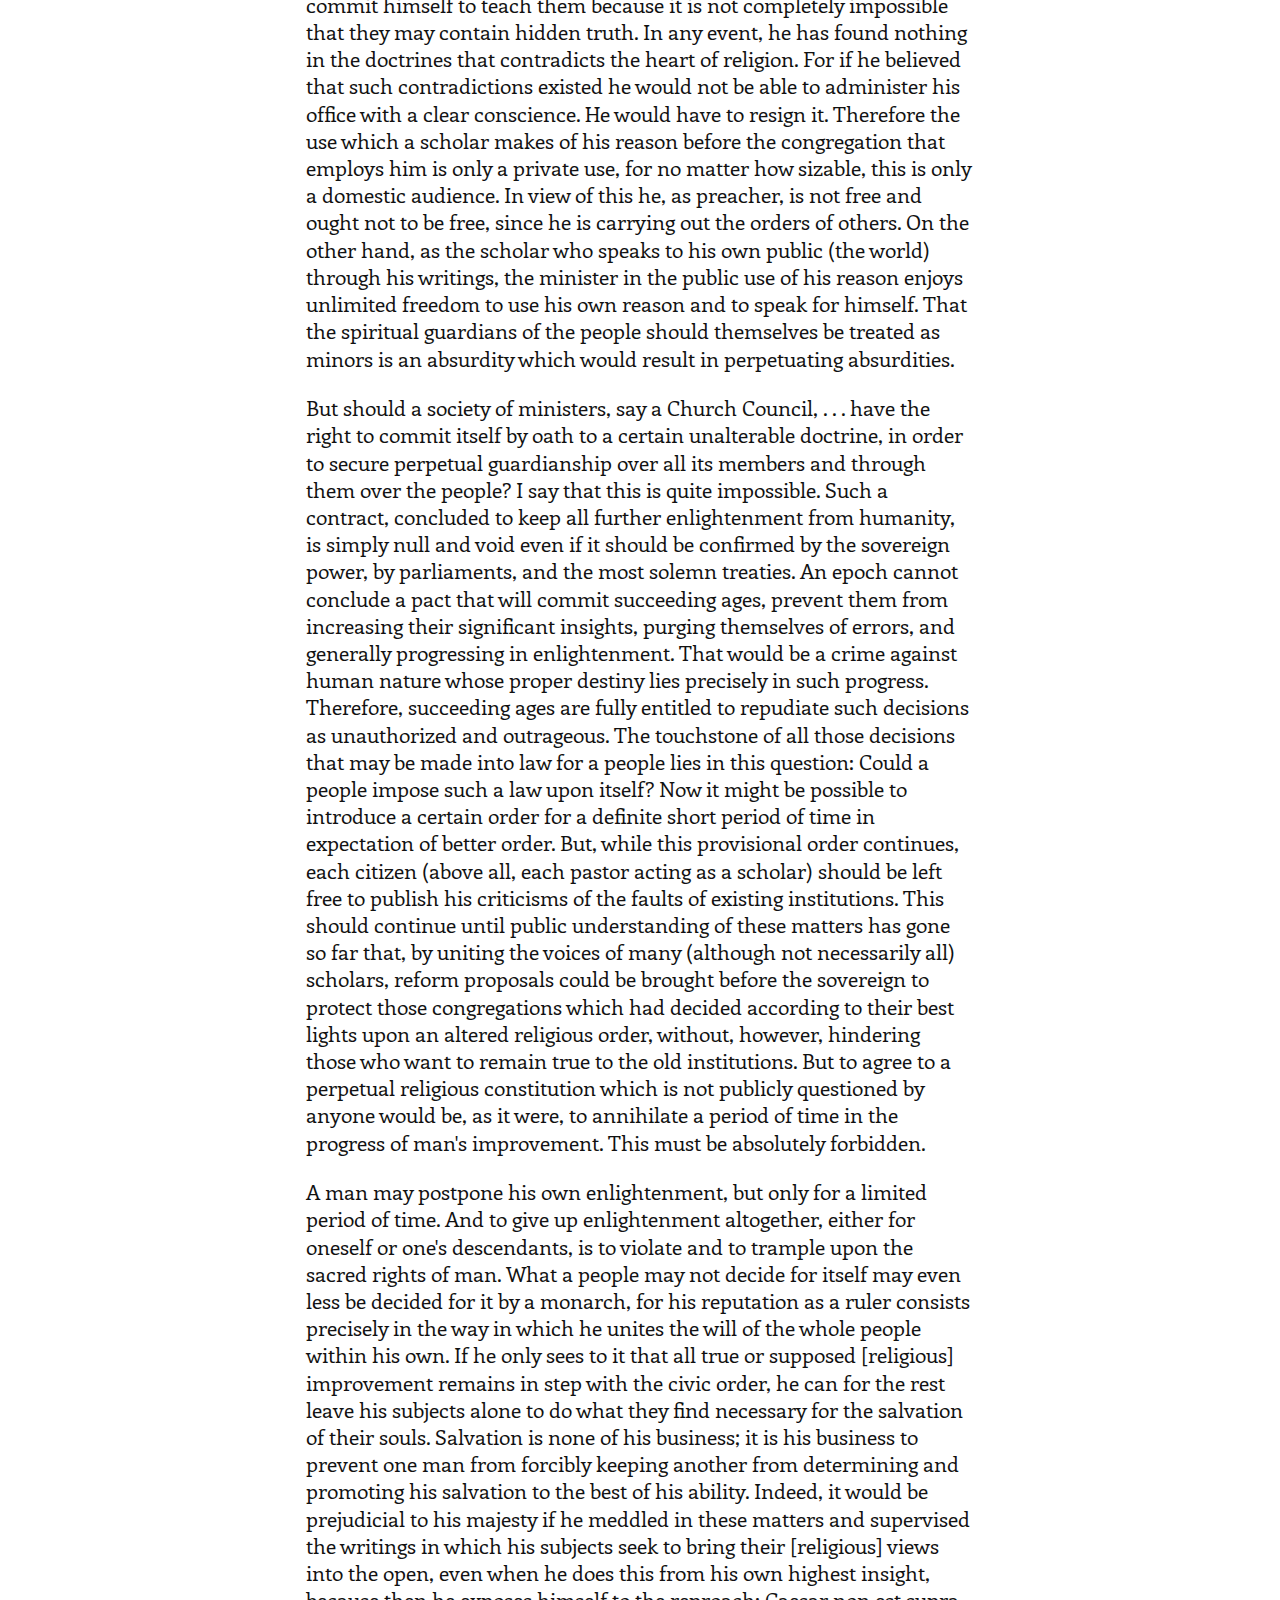
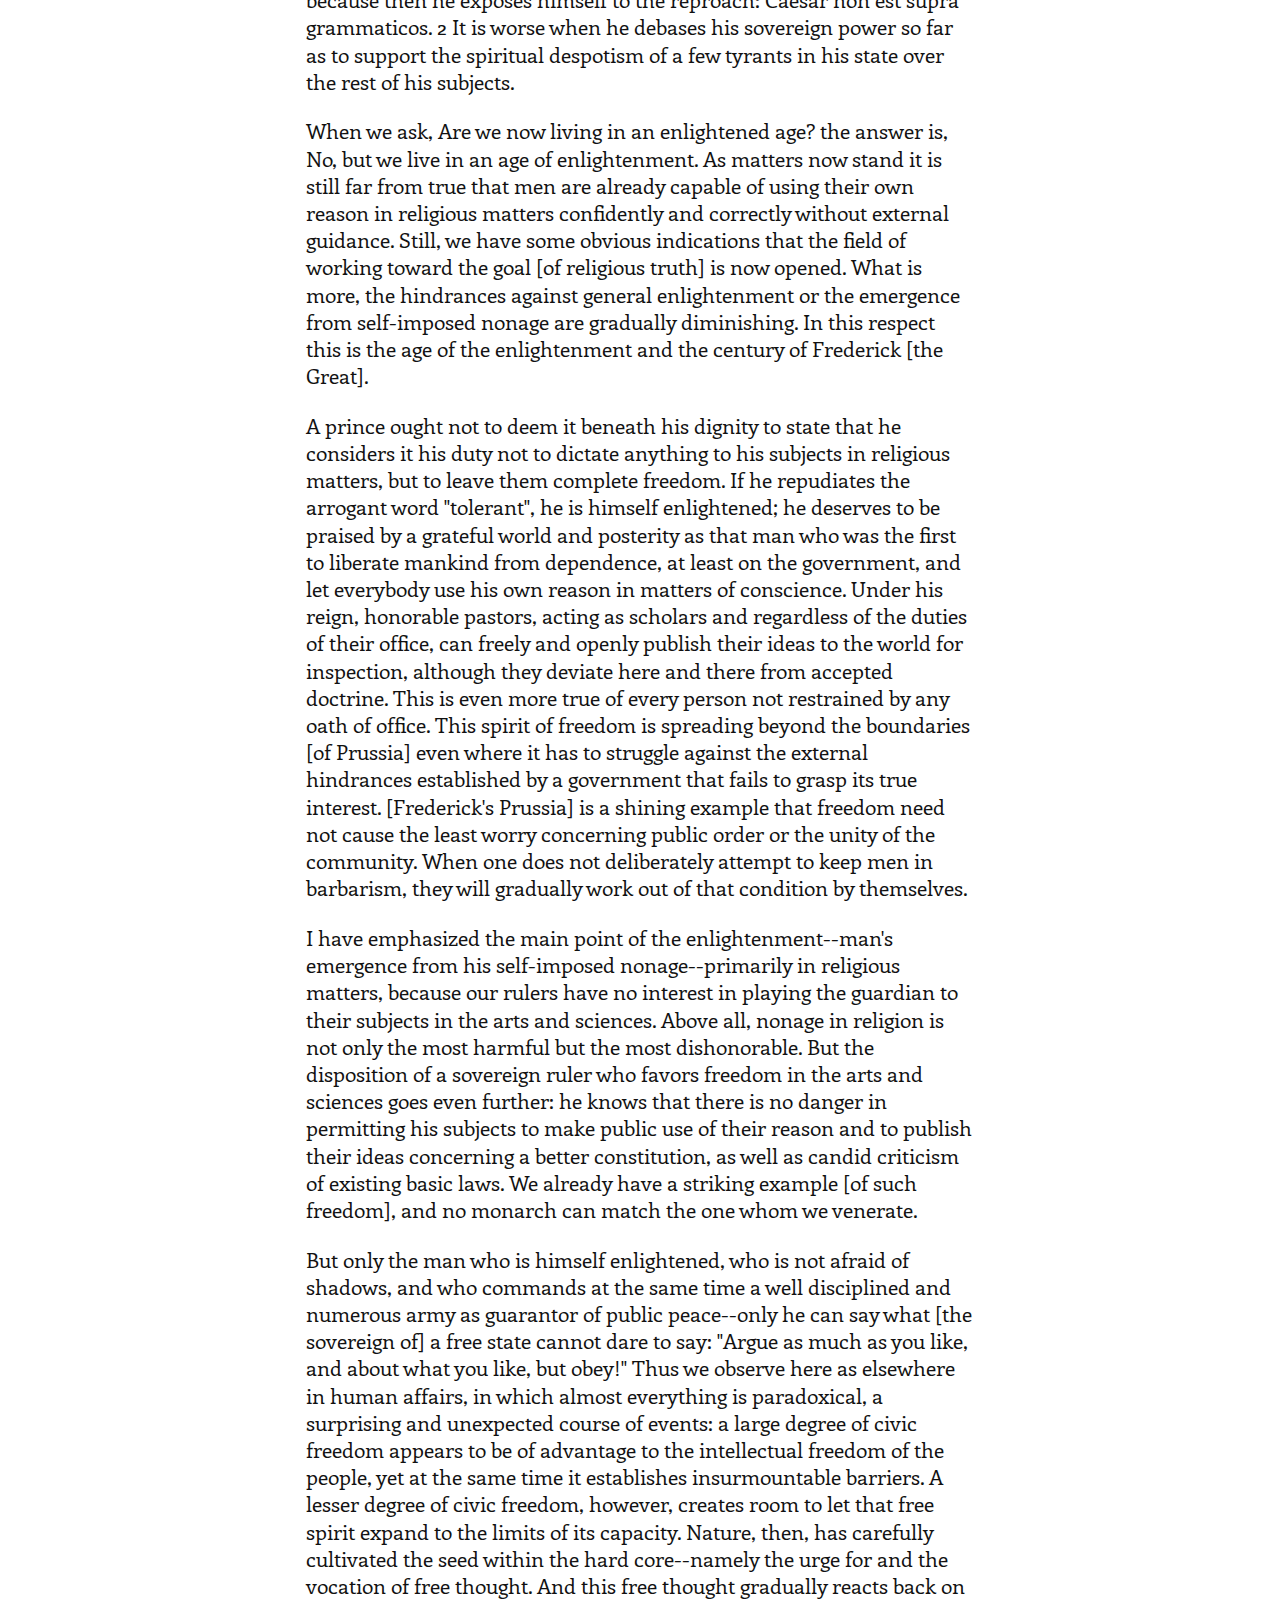
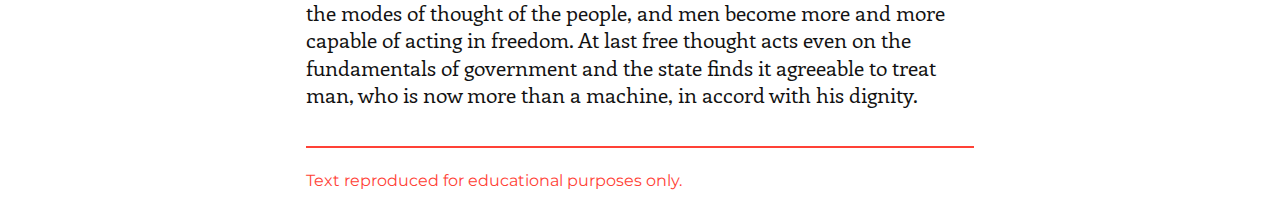
<file: week_09/assignment_9/PUBLIC/index.html>
<!doctype html>
<html>
  <head>
    <meta charset="utf-8">
    <title>Assignment 9</title>
    <meta name="viewport" content="width=device-width, initial-scale=1">
    <link href="https://fonts.googleapis.com/css?family=Enriqueta|Montserrat:400,900" rel="stylesheet">
    <link rel="stylesheet" href="css/css.css">
	</head>
	<body>
		<header>
			<h1>What Is Enlightenment?</h1>

			<h2>Immanuel Kant</h2>
		</header>

		<main>
			<p>Enlightenment is man&#39;s emergence from his self-imposed nonage. Nonage is the inability to use one&#39;s own understanding without another&#39;s guidance. This nonage is self-imposed if its cause lies not in lack of understanding but in indecision and lack of courage to use one&#39;s own mind without another&#39;s guidance. Dare to know! (Sapere aude.) &quot;Have the courage to use your own understanding,&quot; is therefore the motto of the enlightenment.</p>

			<p>Laziness and cowardice are the reasons why such a large part of mankind gladly remain minors all their lives, long after nature has freed them from external guidance. They are the reasons why it is so easy for others to set themselves up as guardians. It is so comfortable to be a minor. If I have a book that thinks for me, a pastor who acts as my conscience, a physician who prescribes my diet, and so on--then I have no need to exert myself. I have no need to think, if only I can pay; others will take care of that disagreeable business for me. Those guardians who have kindly taken supervision upon themselves see to it that the overwhelming majority of mankind--among them the entire fair sex--should consider the step to maturity, not only as hard, but as extremely dangerous. First, these guardians make their domestic cattle stupid and carefully prevent the docile creatures from taking a single step without the leading-strings to which they have fastened them. Then they show them the danger that would threaten them if they should try to walk by themselves. Now this danger is really not very great; after stumbling a few times they would, at last, learn to walk. However, examples of such failures intimidate and generally discourage all further attempts.</p>

			<p>Thus it is very difficult for the individual to work himself out of the nonage which has become almost second nature to him. He has even grown to like it, and is at first really incapable of using his own understanding because he has never been permitted to try it. Dogmas and formulas, these mechanical tools designed for reasonable use--or rather abuse--of his natural gifts, are the fetters of an everlasting nonage. The man who casts them off would make an uncertain leap over the narrowest ditch, because he is not used to such free movement. That is why there are only a few men who walk firmly, and who have emerged from nonage by cultivating their own minds.</p>

			<p>It is more nearly possible, however, for the public to enlighten itself; indeed, if it is only given freedom, enlightenment is almost inevitable. There will always be a few independent thinkers, even among the self-appointed guardians of the multitude. Once such men have thrown off the yoke of nonage, they will spread about them the spirit of a reasonable appreciation of man&#39;s value and of his duty to think for himself. It is especially to be noted that the public which was earlier brought under the yoke by these men afterwards forces these very guardians to remain in submission, if it is so incited by some of its guardians who are themselves incapable of any enlightenment. That shows how pernicious it is to implant prejudices: they will eventually revenge themselves upon their authors or their authors&#39; descendants. Therefore, a public can achieve enlightenment only slowly. A revolution may bring about the end of a personal despotism or of avaricious tyrannical oppression, but never a true reform of modes of thought. New prejudices will serve, in place of the old, as guide lines for the unthinking multitude.</p>

			<p>This enlightenment requires nothing but freedom--and the most innocent of all that may be called &quot;freedom&quot;: freedom to make public use of one&#39;s reason in all matters. Now I hear the cry from all sides: &quot;Do not argue!&quot; The officer says: &quot;Do not argue--drill!&quot; The tax collector: &quot;Do not argue--pay!&quot; The pastor: &quot;Do not argue--believe!&quot; Only one ruler in the world says: &quot;Argue as much as you please, but obey!&quot; We find restrictions on freedom everywhere. But which restriction is harmful to enlightenment? Which restriction is innocent, and which advances enlightenment? I reply: the public use of one&#39;s reason must be free at all times, and this alone can bring enlightenment to mankind.</p>

			<p>On the other hand, the private use of reason may frequently be narrowly restricted without especially hindering the progress of enlightenment. By &quot;public use of one&#39;s reason&quot; I mean that use which a man, as scholar, makes of it before the reading public. I call &quot;private use&quot; that use which a man makes of his reason in a civic post that has been entrusted to him. In some affairs affecting the interest of the community a certain [governmental] mechanism is necessary in which some members of the community remain passive. This creates an artificial unanimity which will serve the fulfillment of public objectives, or at least keep these objectives from being destroyed. Here arguing is not permitted: one must obey. Insofar as a part of this machine considers himself at the same time a member of a universal community--a world society of citizens--(let us say that he thinks of himself as a scholar rationally addressing his public through his writings) he may indeed argue, and the affairs with which he is associated in part as a passive member will not suffer. Thus it would be very unfortunate if an officer on duty and under orders from his superiors should want to criticize the appropriateness or utility of his orders. He must obey. But as a scholar he could not rightfully be prevented from taking notice of the mistakes in the military service and from submitting his views to his public for its judgment. The citizen cannot refuse to pay the taxes levied upon him; indeed, impertinent censure of such taxes could be punished as a scandal that might cause general disobedience. Nevertheless, this man does not violate the duties of a citizen if, as a scholar, he publicly expresses his objections to the impropriety or possible injustice of such levies. A pastor, too, is bound to preach to his congregation in accord with the doctrines of the church which he serves, for he was ordained on that condition. But as a scholar he has full freedom, indeed the obligation, to communicate to his public all his carefully examined and constructive thoughts concerning errors in that doctrine and his proposals concerning improvement of religious dogma and church institutions. This is nothing that could burden his conscience. For what he teaches in pursuance of his office as representative of the church, he represents as something which he is not free to teach as he sees it. He speaks as one who is employed to speak in the name and under the orders of another. He will say: &quot;Our church teaches this or that; these are the proofs which it employs.&quot; Thus he will benefit his congregation as much as possible by presenting doctrines to which he may not subscribe with full conviction. He can commit himself to teach them because it is not completely impossible that they may contain hidden truth. In any event, he has found nothing in the doctrines that contradicts the heart of religion. For if he believed that such contradictions existed he would not be able to administer his office with a clear conscience. He would have to resign it. Therefore the use which a scholar makes of his reason before the congregation that employs him is only a private use, for no matter how sizable, this is only a domestic audience. In view of this he, as preacher, is not free and ought not to be free, since he is carrying out the orders of others. On the other hand, as the scholar who speaks to his own public (the world) through his writings, the minister in the public use of his reason enjoys unlimited freedom to use his own reason and to speak for himself. That the spiritual guardians of the people should themselves be treated as minors is an absurdity which would result in perpetuating absurdities.</p>

			<p>But should a society of ministers, say a Church Council, . . . have the right to commit itself by oath to a certain unalterable doctrine, in order to secure perpetual guardianship over all its members and through them over the people? I say that this is quite impossible. Such a contract, concluded to keep all further enlightenment from humanity, is simply null and void even if it should be confirmed by the sovereign power, by parliaments, and the most solemn treaties. An epoch cannot conclude a pact that will commit succeeding ages, prevent them from increasing their significant insights, purging themselves of errors, and generally progressing in enlightenment. That would be a crime against human nature whose proper destiny lies precisely in such progress. Therefore, succeeding ages are fully entitled to repudiate such decisions as unauthorized and outrageous. The touchstone of all those decisions that may be made into law for a people lies in this question: Could a people impose such a law upon itself? Now it might be possible to introduce a certain order for a definite short period of time in expectation of better order. But, while this provisional order continues, each citizen (above all, each pastor acting as a scholar) should be left free to publish his criticisms of the faults of existing institutions. This should continue until public understanding of these matters has gone so far that, by uniting the voices of many (although not necessarily all) scholars, reform proposals could be brought before the sovereign to protect those congregations which had decided according to their best lights upon an altered religious order, without, however, hindering those who want to remain true to the old institutions. But to agree to a perpetual religious constitution which is not publicly questioned by anyone would be, as it were, to annihilate a period of time in the progress of man&#39;s improvement. This must be absolutely forbidden.</p>

			<p>A man may postpone his own enlightenment, but only for a limited period of time. And to give up enlightenment altogether, either for oneself or one&#39;s descendants, is to violate and to trample upon the sacred rights of man. What a people may not decide for itself may even less be decided for it by a monarch, for his reputation as a ruler consists precisely in the way in which he unites the will of the whole people within his own. If he only sees to it that all true or supposed [religious] improvement remains in step with the civic order, he can for the rest leave his subjects alone to do what they find necessary for the salvation of their souls. Salvation is none of his business; it is his business to prevent one man from forcibly keeping another from determining and promoting his salvation to the best of his ability. Indeed, it would be prejudicial to his majesty if he meddled in these matters and supervised the writings in which his subjects seek to bring their [religious] views into the open, even when he does this from his own highest insight, because then he exposes himself to the reproach: Caesar non est supra grammaticos. 2    It is worse when he debases his sovereign power so far as to support the spiritual despotism of a few tyrants in his state over the rest of his subjects.</p>

			<p>When we ask, Are we now living in an enlightened age? the answer is, No, but we live in an age of enlightenment. As matters now stand it is still far from true that men are already capable of using their own reason in religious matters confidently and correctly without external guidance. Still, we have some obvious indications that the field of working toward the goal [of religious truth] is now opened. What is more, the hindrances against general enlightenment or the emergence from self-imposed nonage are gradually diminishing. In this respect this is the age of the enlightenment and the century of Frederick [the Great].</p>

			<p>A prince ought not to deem it beneath his dignity to state that he considers it his duty not to dictate anything to his subjects in religious matters, but to leave them complete freedom. If he repudiates the arrogant word &quot;tolerant&quot;, he is himself enlightened; he deserves to be praised by a grateful world and posterity as that man who was the first to liberate mankind from dependence, at least on the government, and let everybody use his own reason in matters of conscience. Under his reign, honorable pastors, acting as scholars and regardless of the duties of their office, can freely and openly publish their ideas to the world for inspection, although they deviate here and there from accepted doctrine. This is even more true of every person not restrained by any oath of office. This spirit of freedom is spreading beyond the boundaries [of Prussia] even where it has to struggle against the external hindrances established by a government that fails to grasp its true interest. [Frederick&#39;s Prussia] is a shining example that freedom need not cause the least worry concerning public order or the unity of the community. When one does not deliberately attempt to keep men in barbarism, they will gradually work out of that condition by themselves.</p>

			<p>I have emphasized the main point of the enlightenment--man&#39;s emergence from his self-imposed nonage--primarily in religious matters, because our rulers have no interest in playing the guardian to their subjects in the arts and sciences. Above all, nonage in religion is not only the most harmful but the most dishonorable. But the disposition of a sovereign ruler who favors freedom in the arts and sciences goes even further: he knows that there is no danger in permitting his subjects to make public use of their reason and to publish their ideas concerning a better constitution, as well as candid criticism of existing basic laws. We already have a striking example [of such freedom], and no monarch can match the one whom we venerate.</p>

			<p>But only the man who is himself enlightened, who is not afraid of shadows, and who commands at the same time a well disciplined and numerous army as guarantor of public peace--only he can say what [the sovereign of] a free state cannot dare to say: &quot;Argue as much as you like, and about what you like, but obey!&quot; Thus we observe here as elsewhere in human affairs, in which almost everything is paradoxical, a surprising and unexpected course of events: a large degree of civic freedom appears to be of advantage to the intellectual freedom of the people, yet at the same time it establishes insurmountable barriers. A lesser degree of civic freedom, however, creates room to let that free spirit expand to the limits of its capacity. Nature, then, has carefully cultivated the seed within the hard core--namely the urge for and the vocation of free thought. And this free thought gradually reacts back on the modes of thought of the people, and men become more and more capable of acting in freedom. At last free thought acts even on the fundamentals of government and the state finds it agreeable to treat man, who is now more than a machine, in accord with his dignity. </p>
		</main>

		<footer>
			<p>Text reproduced for educational purposes only.</p>
		</footer>
	</body>
</html>
</file>
<file: week_03/css/main.css>
/*! HTML5 Boilerplate v5.3.0 | MIT License | https://html5boilerplate.com/ */

/*
 * What follows is the result of much research on cross-browser styling.
 * Credit left inline and big thanks to Nicolas Gallagher, Jonathan Neal,
 * Kroc Camen, and the H5BP dev community and team.
 */

/* ==========================================================================
   Base styles: opinionated defaults
   ========================================================================== */

html {
    color: #222;
    font-size: 1em;
    line-height: 1.4;
}

/*
 * Remove text-shadow in selection highlight:
 * https://twitter.com/miketaylr/status/12228805301
 *
 * These selection rule sets have to be separate.
 * Customize the background color to match your design.
 */

::-moz-selection {
    background: #b3d4fc;
    text-shadow: none;
}

::selection {
    background: #b3d4fc;
    text-shadow: none;
}

/*
 * A better looking default horizontal rule
 */

hr {
    display: block;
    height: 1px;
    border: 0;
    border-top: 1px solid #ccc;
    margin: 1em 0;
    padding: 0;
}

/*
 * Remove the gap between audio, canvas, iframes,
 * images, videos and the bottom of their containers:
 * https://github.com/h5bp/html5-boilerplate/issues/440
 */

audio,
canvas,
iframe,
img,
svg,
video {
    vertical-align: middle;
}

/*
 * Remove default fieldset styles.
 */

fieldset {
    border: 0;
    margin: 0;
    padding: 0;
}

/*
 * Allow only vertical resizing of textareas.
 */

textarea {
    resize: vertical;
}

/* ==========================================================================
   Browser Upgrade Prompt
   ========================================================================== */

.browserupgrade {
    margin: 0.2em 0;
    background: #ccc;
    color: #000;
    padding: 0.2em 0;
}

/* ==========================================================================
   Author's custom styles
   ========================================================================== */

/* global styles */



html {
  box-sizing: border-box;
  background-color: #555;
}

*, *:before, *:after {
  box-sizing: inherit;
}


body {
    background-image: url("../img/bg.jpg");
    /*added max-width and margin to simulate mobile layout in browser*/
    max-width: 400px;
    margin: auto;
}

/* header styles */

header {
    background-color: #003566;
    color: #fff;
    padding: .5rem;
}

header img {
    height: 2.5rem;
    display: block;
    float: left;
}

header h1 {
    font-size: 1rem;
    float: left;
    font-family: Palatino, Georgia, Times, serif;
    line-height: 1em;
    margin: 1rem 0 0 1rem;
}

header a:link, header a:visited {
    display: inline-block;
    float: right;
    padding: .5rem .5rem;
    background-color: #fff;
    border-radius: 5px;
    color: #003566;
    text-decoration: none;
    font-weight: bold;
}

header a:hover, header a:active, header a:focus {
    background-color: #bbb;
}

/* main styles */

main {
    padding: 1rem;
    margin-top: 1rem;
}

main h2 {
    margin: 0;
    color: #AD2800;
    margin-bottom: 1rem;
    font-size: 1.75em;
}

main p {
    font-size: 1em;
}

/* article styles */

article {
    margin-bottom: 1rem;
}
article h3 {
    display: block;
    margin: 0;
    padding: 1.4rem 1rem;
    font-size: 1.5em;
    color: #fff;
    background-size: 100%;
    text-shadow: 1pt 1pt rgba(0, 0, 0, .75);
}

#cakes {
    background-image: url('../img/cake_bg.jpg');
}

#cookies {
    background-image: url('../img/cupcakes_bg.jpg');
}

#buns {
    background-image: url('../img/buns_bg.jpg');
}
.article_content {
    padding: 1rem;
    background-color: #FFF7DA;
    display: none;
}

.article_content p:nth-of-type(1) {
    margin-top: 0;
}

article a.cta_button {
    text-align: center;
    display: block;
    width: 50%;
    margin: 1rem auto;
    padding: 1rem;
    background-color: #AD2800;
    border-radius: 5px;
    color: #fff;
    text-decoration: none;

}
table {
    max-width: 100%;
    margin: 2rem auto;

}
table, th, td {
    border: 1pt solid #000;
    text-align: right;
    font-size: .875rem;
    padding: .25rem;
}

th {
    background-color: #AD2800;
    color: #FFF7DA;
}

caption {
    color: #ad2800;
    font-weight: bold;
    margin-bottom: 1rem;
}

.subtitle {
    text-align: center;
    font-style: italic;
    margin-top: -1rem;
}

.gallery {
    position: relative;
}

.gallery img {
    width: 100%;
    display: block;
}

/* This is janky but would get replaced with jquery/js gallery window*/
.gallery p.gallery_label {
    color: #fff;
    font-size: 1.5rem;
    font-weight: bold;
    text-align: center;
    margin: 0;
    line-height: 0;
    position: absolute;
    width: 100%;
    padding: 10% 1rem;
    background-color: rgba(0, 0, 0, .5);
    bottom: 40%;
    left: 50%;
    transform: translateY(-50%);
    transform: translateX(-50%);
}

/*footer styles */

footer {
    background-color: #003566;
    color: #fff;
    padding: .5rem;
    padding: 2rem 1rem;
}
.footer_module {
    font-size: .75em;
    line-height: .9em;
    width: 33%;
    float: left;
}

.footer_module h4 {
    margin-top: 0;
}

.footer_module a:link, .footer_module a:visited {
    color: #fff;
    text-decoration: none;
    border-bottom: 1pt solid #fff;
} 

.footer_module a.social:link, .footer_module a.social:visited {
    border-bottom: none;
    font-weight: bold;
    font-size: 1.3rem;
    line-height: 2rem;
} 



/* ==========================================================================
   Helper classes
   ========================================================================== */

/*
 * Hide visually and from screen readers
 */

.hidden {
    display: none !important;
}

/*
 * Hide only visually, but have it available for screen readers:
 * http://snook.ca/archives/html_and_css/hiding-content-for-accessibility
 */

.visuallyhidden {
    border: 0;
    clip: rect(0 0 0 0);
    height: 1px;
    margin: -1px;
    overflow: hidden;
    padding: 0;
    position: absolute;
    width: 1px;
}

/*
 * Extends the .visuallyhidden class to allow the element
 * to be focusable when navigated to via the keyboard:
 * https://www.drupal.org/node/897638
 */

.visuallyhidden.focusable:active,
.visuallyhidden.focusable:focus {
    clip: auto;
    height: auto;
    margin: 0;
    overflow: visible;
    position: static;
    width: auto;
}

/*
 * Hide visually and from screen readers, but maintain layout
 */

.invisible {
    visibility: hidden;
}

/*
 * Clearfix: contain floats
 *
 * For modern browsers
 * 1. The space content is one way to avoid an Opera bug when the
 *    `contenteditable` attribute is included anywhere else in the document.
 *    Otherwise it causes space to appear at the top and bottom of elements
 *    that receive the `clearfix` class.
 * 2. The use of `table` rather than `block` is only necessary if using
 *    `:before` to contain the top-margins of child elements.
 */

.clearfix:before,
.clearfix:after {
    content: " "; /* 1 */
    display: table; /* 2 */
}

.clearfix:after {
    clear: both;
}

/* ==========================================================================
   EXAMPLE Media Queries for Responsive Design.
   These examples override the primary ('mobile first') styles.
   Modify as content requires.
   ========================================================================== */



@media print,
       (-webkit-min-device-pixel-ratio: 1.25),
       (min-resolution: 1.25dppx),
       (min-resolution: 120dpi) {
    /* Style adjustments for high resolution devices */
}

/* ==========================================================================
   Print styles.
   Inlined to avoid the additional HTTP request:
   http://www.phpied.com/delay-loading-your-print-css/
   ========================================================================== */

@media print {
    *,
    *:before,
    *:after,
    *:first-letter,
    *:first-line {
        background: transparent !important;
        color: #000 !important; /* Black prints faster:
                                   http://www.sanbeiji.com/archives/953 */
        box-shadow: none !important;
        text-shadow: none !important;
    }

    a,
    a:visited {
        text-decoration: underline;
    }

    a[href]:after {
        content: " (" attr(href) ")";
    }

    abbr[title]:after {
        content: " (" attr(title) ")";
    }

    /*
     * Don't show links that are fragment identifiers,
     * or use the `javascript:` pseudo protocol
     */

    a[href^="#"]:after,
    a[href^="javascript:"]:after {
        content: "";
    }

    pre,
    blockquote {
        border: 1px solid #999;
        page-break-inside: avoid;
    }

    /*
     * Printing Tables:
     * http://css-discuss.incutio.com/wiki/Printing_Tables
     */

    thead {
        display: table-header-group;
    }

    tr,
    img {
        page-break-inside: avoid;
    }

    img {
        max-width: 100% !important;
    }

    p,
    h2,
    h3 {
        orphans: 3;
        widows: 3;
    }

    h2,
    h3 {
        page-break-after: avoid;
    }
}
</file>
<file: week_04/css/main.css>
/*! HTML5 Boilerplate v5.3.0 | MIT License | https://html5boilerplate.com/ */

/*
 * What follows is the result of much research on cross-browser styling.
 * Credit left inline and big thanks to Nicolas Gallagher, Jonathan Neal,
 * Kroc Camen, and the H5BP dev community and team.
 */

/* ==========================================================================
   Base styles: opinionated defaults
   ========================================================================== */

html {
    color: #222;
    font-size: 1em;
    line-height: 1.4;
}

/*
 * Remove text-shadow in selection highlight:
 * https://twitter.com/miketaylr/status/12228805301
 *
 * These selection rule sets have to be separate.
 * Customize the background color to match your design.
 */

::-moz-selection {
    background: #b3d4fc;
    text-shadow: none;
}

::selection {
    background: #b3d4fc;
    text-shadow: none;
}

/*
 * A better looking default horizontal rule
 */

hr {
    display: block;
    height: 1px;
    border: 0;
    border-top: 1px solid #ccc;
    margin: 1em 0;
    padding: 0;
}

/*
 * Remove the gap between audio, canvas, iframes,
 * images, videos and the bottom of their containers:
 * https://github.com/h5bp/html5-boilerplate/issues/440
 */

audio,
canvas,
iframe,
img,
svg,
video {
    vertical-align: middle;
}

/*
 * Remove default fieldset styles.
 */

fieldset {
    border: 0;
    margin: 0;
    padding: 0;
}

/*
 * Allow only vertical resizing of textareas.
 */

textarea {
    resize: vertical;
}

/* ==========================================================================
   Browser Upgrade Prompt
   ========================================================================== */

.browserupgrade {
    margin: 0.2em 0;
    background: #ccc;
    color: #000;
    padding: 0.2em 0;
}

/* ==========================================================================
   Author's custom styles
   ========================================================================== */

/* global styles */



html {
  box-sizing: border-box;
  background-color: #555;
}

*, *:before, *:after {
  box-sizing: inherit;
}


body {
    background-image: url("../img/bg.jpg");
    /*background-color: #DDC271;*/
    /*added max-width and margin to simulate mobile layout in browser*/
    max-width: 400px;
    margin: auto;
}

/* header styles */

header {
    /* Gradients used from https://css-tricks.com/examples/CSS3Gradient/ */
    background-color: #003566; /* fallback */
   background: -webkit-linear-gradient(top, #005585, #003566);
    background: -moz-linear-gradient(top, #005585, #003566);
    background: -ms-linear-gradient(top, #005585, #003566);
    color: #fff;
    padding: .75rem;
    box-shadow: 0pt 1pt 1pt #4d3a0f;
}

header img {
    height: 2.5rem;
    float: left;
}

header h1 {
    font-size: 1.1rem;
    float: left;
    font-family: Palatino, Georgia, Times, serif;
    line-height: 1.3em;
    margin: 0rem .5rem 0 1rem;
}

/*
    Fixed H1 width/button overlap issue using a span that creates 2 lines.
    Just using width or inline-block causes weird breaks in the title.
    However, this fix causes a bunch of weird issues when you get below 280px wide...
*/
header h1 span {
    display: block;
}

header a:link, header a:visited {
    display: inline-block;
    float: right;
    padding: .5rem .5rem;
    background-color: #fff;
    border-radius: 5px;
    color: #003566;
    text-decoration: none;
    font-weight: bold;
}

header a:hover, header a:active, header a:focus {
    background-color: #bbb;
}

/* main styles */

main {
    padding: 1rem;
    margin-top: 1rem;
}

main h2 {
    margin: 0;
    color: #FFF;
    font-size: 1.75em;
    line-height: 1.2em;
    padding: 1rem 1rem;
    text-shadow: 1pt 1pt rgba(0, 0, 0, .75);
    background-color: #AC2700; /* fallback */
    background: -webkit-linear-gradient(top, #AC2700, #6C0E00);
    background: -moz-linear-gradient(top, #AC2700, #6C0E00);
    background: -ms-linear-gradient(top, #AC2700, #6C0E00);

}

main p {
    font-size: 1em;
    padding: .75rem;
    margin-top: 0;
        background-color: #FFF7DA;
    border: 1pt solid #CFB38B;
    border-top: none;
}

/* article styles */

article {
    margin-bottom: 1rem;
    box-shadow: 1pt 1pt 2pt #4d3a0f;
}
article h3 {
    display: block;
    margin: 0;
    padding: 1.4rem 1rem;
    font-size: 1.4em;
    color: #fff;
    background-size: 100%;
    text-shadow: 1pt 1pt rgba(0, 0, 0, .75);
}

/* I can't believe this actually worked this easily */
article h3:after {
    content: "+";
    font-size: 2rem;
    line-height: 100%;
    float: right;
}

#cakes {
    background-image: url('../img/cake_bg_2.png');
    background-size: cover;
}

#cookies {
    background-image: url('../img/cookies_1.jpg');
    background-size: cover;
}

#buns {
    background-image: url('../img/buns_bg_2.jpg');
    background-size: cover;
}


.article_content {
    padding: .75rem;
    background-color: #FFF7DA;
    display: none;
    border: 1pt solid #CFB38B;
    border-top: none;
}

.article_content p:nth-of-type(1) {
    margin-top: 0;
}

.article_content p {
    border: none;
}

article a.cta_button {
    text-align: center;
    display: block;
    width: 70%;
    margin: 1rem auto;
    padding: 1rem;
    background-color: #003566; /* fallback */
   background: -webkit-linear-gradient(top, #005585, #003566);
    background: -moz-linear-gradient(top, #005585, #003566);
    background: -ms-linear-gradient(top, #005585, #003566);
    border-radius: 5px;
    color: #fff;
    text-decoration: none;

}
table {
    max-width: 100%;
    margin: 2rem auto;

}
table, th, td {
    border: 1pt solid #000;
    text-align: right;
    font-size: .78rem;
    padding: .25rem;
}

th {
    background-color: #AD2800;
    color: #FFF7DA;
}

caption {
    color: #ad2800;
    font-weight: bold;
    margin-bottom: 1rem;
}

.subtitle {
    text-align: center;
    font-style: italic;
    margin-top: -1rem;
}

/* very strange non-js swipe gallery*/
.gallery_container {
    overflow-x: scroll;
}
.gallery {
    position: relative;
    background-color: #FFF7DA;
    width: 350%;
}

.gallery img {
    width: 20%;
    margin-right: 1%;
    display: inline;
    float: left;
}

/* 

    This is janky but would get replaced with jquery/js gallery window

.gallery p.gallery_label {
    color: #fff;
    font-size: 1.5rem;
    font-weight: bold;
    text-align: center;
    margin: 0;
    line-height: 0;
    position: absolute;
    width: 100%;
    padding: 10% 1rem;
    background-color: rgba(0, 0, 0, .5);
    bottom: 40%;
    left: 50%;
    transform: translateY(-50%);
    transform: translateX(-50%);
}*/


/*footer styles */

footer {
        /* Gradients used from https://css-tricks.com/examples/CSS3Gradient/ */
    background-color: #003566; /* fallback */
   background: -webkit-linear-gradient(top, #005585, #003566);
    background: -moz-linear-gradient(top, #005585, #003566);
    background: -ms-linear-gradient(top, #005585, #003566);
    color: #fff;
    padding: .5rem;
    padding: 2rem 1rem;
}
.footer_module {
    font-size: .70em;
    line-height: .9em;
    width: 30%;
    margin-right: 3%;
    float: left;
}

.footer_module h4 {
    margin-top: 0;
}

.footer_module a:link, .footer_module a:visited {
    color: #fff;
    text-decoration: none;
    border-bottom: 1pt solid #fff;
} 

.footer_module a.social:link, .footer_module a.social:visited {
    border-bottom: none;
    font-weight: bold;
    font-size: 1rem;
    line-height: 2rem;
} 



/* ==========================================================================
   Helper classes
   ========================================================================== */

/*
 * Hide visually and from screen readers
 */

.hidden {
    display: none !important;
}

/*
 * Hide only visually, but have it available for screen readers:
 * http://snook.ca/archives/html_and_css/hiding-content-for-accessibility
 */

.visuallyhidden {
    border: 0;
    clip: rect(0 0 0 0);
    height: 1px;
    margin: -1px;
    overflow: hidden;
    padding: 0;
    position: absolute;
    width: 1px;
}

/*
 * Extends the .visuallyhidden class to allow the element
 * to be focusable when navigated to via the keyboard:
 * https://www.drupal.org/node/897638
 */

.visuallyhidden.focusable:active,
.visuallyhidden.focusable:focus {
    clip: auto;
    height: auto;
    margin: 0;
    overflow: visible;
    position: static;
    width: auto;
}

/*
 * Hide visually and from screen readers, but maintain layout
 */

.invisible {
    visibility: hidden;
}

/*
 * Clearfix: contain floats
 *
 * For modern browsers
 * 1. The space content is one way to avoid an Opera bug when the
 *    `contenteditable` attribute is included anywhere else in the document.
 *    Otherwise it causes space to appear at the top and bottom of elements
 *    that receive the `clearfix` class.
 * 2. The use of `table` rather than `block` is only necessary if using
 *    `:before` to contain the top-margins of child elements.
 */

.clearfix:before,
.clearfix:after {
    content: " "; /* 1 */
    display: table; /* 2 */
}

.clearfix:after {
    clear: both;
}

/* ==========================================================================
   EXAMPLE Media Queries for Responsive Design.
   These examples override the primary ('mobile first') styles.
   Modify as content requires.
   ========================================================================== */



@media print,
       (-webkit-min-device-pixel-ratio: 1.25),
       (min-resolution: 1.25dppx),
       (min-resolution: 120dpi) {
    /* Style adjustments for high resolution devices */
}

/* ==========================================================================
   Print styles.
   Inlined to avoid the additional HTTP request:
   http://www.phpied.com/delay-loading-your-print-css/
   ========================================================================== */

@media print {
    *,
    *:before,
    *:after,
    *:first-letter,
    *:first-line {
        background: transparent !important;
        color: #000 !important; /* Black prints faster:
                                   http://www.sanbeiji.com/archives/953 */
        box-shadow: none !important;
        text-shadow: none !important;
    }

    a,
    a:visited {
        text-decoration: underline;
    }

    a[href]:after {
        content: " (" attr(href) ")";
    }

    abbr[title]:after {
        content: " (" attr(title) ")";
    }

    /*
     * Don't show links that are fragment identifiers,
     * or use the `javascript:` pseudo protocol
     */

    a[href^="#"]:after,
    a[href^="javascript:"]:after {
        content: "";
    }

    pre,
    blockquote {
        border: 1px solid #999;
        page-break-inside: avoid;
    }

    /*
     * Printing Tables:
     * http://css-discuss.incutio.com/wiki/Printing_Tables
     */

    thead {
        display: table-header-group;
    }

    tr,
    img {
        page-break-inside: avoid;
    }

    img {
        max-width: 100% !important;
    }

    p,
    h2,
    h3 {
        orphans: 3;
        widows: 3;
    }

    h2,
    h3 {
        page-break-after: avoid;
    }
}
</file>
<file: week_02/public/css/css.css>
html {
    font-size: 18px;
    line-height: 1rem;
    font-family: sans-serif;
    color: #111;
    -webkit-box-sizing: border-box;
    -moz-box-sizing: border-box;
    box-sizing: border-box;
}

*, *:before, *:after {
    -webkit-box-sizing: inherit;
    -moz-box-sizing: inherit;
    box-sizing: inherit;
}

.clearfix:after {
    visibility: hidden;
    display: block;
    font-size: 0;
    content: " ";
    clear: both;
    height: 0;
}

body, body * {
    margin: 0;
    padding: 0;
    list-style: none;
    font-size: .666rem;
    line-height: 1rem;
}

body>* {
    display: block;
    width: 300px;
    margin: 0 auto;
}

.font-scale-up-3 {
    font-size: 3.375em;
    line-height: 2rem;
}

.font-scale-up-2 {
    font-size: 2.25em;
    line-height: 2rem;
}

.font-scale-up-1 {
    font-size: 1.5em;
}

.font-scale-down-1 {
    font-size: 0.666em;
}

header {
    margin: 1rem auto 2rem;
    padding: 1rem;
    background-color: #FF851B;
}

header h1 {
    margin-bottom: 1rem;
    text-transform: uppercase;
}

header h2 {
    font-weight: normal;
}

article {
    margin-bottom: 4rem;
    position: relative;
}

img.cover-img {
    width: 100%;
    max-width: 100%;
    margin-bottom: 1rem;
}

article h2 {
    margin-bottom: 1rem;
    line-height: 1rem;
}

article p span {
    display: none;
}

article p:after {
    content: "Read More...";
    font-size: 1.5em;
    color: #FF851B;
    text-decoration: underline;
    font-weight: bold;
    cursor: pointer;
}

article p:hover:after {
    color: #111;
    text-decoration: none;
}

footer {
    margin-bottom: 3rem;
}

/* Media Queries*/

@media screen and (min-width: 480px) {
    body>* {
        width: 400px;
    }

    header {
        margin: 1rem auto 2rem auto;
    }

    article p span {
        display: inline;
    }

    article p:after {
        display: none;
    }
}

@media screen and (min-width: 720px) {
    html {
        font-size: 16px;
    }

    body>* {
        width: 420px;
    }
    img.cover-img {
        width: 45%;
        /*margin: 0 5% 0 0;*/
        position: absolute;
        top: 0%;

    }

    article h1, article h2, article p {
        margin-left: 49%;
        width: 51%;
    }

    footer {
        text-align: center;
    }
}

@media screen and (min-width: 1080px) {
    body {
        background-color: #FF851B;
        width: 860px;
        margin: 0 auto;
    }

    header, footer {
        width: 200px;
        margin: 1rem 0;
        text-align: left;
        display: inline-block;
    }

    footer  {
        padding-left: 1rem;
    }

    main {
        width: 660px;
        float: right;
        padding: 2rem 0;
    }

/* 
    pretty sure this is a terrible implemetnation of
    this image sizing, but hey they're all the same
    size now
*/
    article {
        width: 282px;
        height: 375px;
        margin: 0 1.5rem 1.5rem 0;
        float: left;
        overflow: hidden;
    }

    article h1, article h2, article p {
        display: none;
    }

    img.cover-img {
        width: 100%;
        height: 100%;
        /*margin: 0 5% 0 0;*/
        position: static;
        margin-bottom: 0;

    }
}

@media screen and (min-width: 1200px) {

    body {
        width: 1200px;
    }

    main {
        width: 950px;
    }
}
</file>
<file: week_10/public/css/css.css>
html {
  box-sizing: border-box; }

*, *:before, *:after {
  box-sizing: inherit; }

.group:after {
  content: "";
  display: table;
  clear: both; }

body {
  font-family: monospace;
  font-size: 16px;
  background-color: #FFDC00;
  color: #111111;
  margin: 0;
  padding: 0; }

h1 {
  font-weight: normal;
  background-color: #F012BE;
  color: #FFDC00;
  margin: 0;
  padding: 1rem; }

.menu-toggle {
  display: none; }

.menu-toggle:checked ~ ul {
  right: 0%; }

.label-holder {
  background-color: #F012BE;
  position: fixed;
  top: 8%;
  right: 5%;
  z-index: 5;
  padding: .5rem;
  height: 46px;
  margin-top: -5px; }

label {
  display: block;
  width: 40px;
  background-color: #FFDC00;
  height: 6px;
  padding-top: 6px; }

label::before, label::after {
  content: "";
  display: block;
  width: 40px;
  background-color: #FFDC00;
  height: 6px;
  margin-top: 6px; }

ul {
  position: fixed;
  top: 0%;
  right: 100%;
  min-height: 100%;
  width: 100%;
  background-color: #F012BE;
  margin: 0;
  padding: 1rem;
  list-style: none;
  transition: right .4s ease; }

li {
  font-size: 2.5rem;
  line-height: 4.5rem; }
  li a {
    text-decoration: none;
    color: #F012BE;
    background-color: #FFDC00;
    padding: .5rem 1rem; }

section {
  padding: 1rem;
  line-height: 1.4rem; }

@media screen and (min-width: 630px) {
  header {
    background-color: #F012BE; }

  h1 {
    padding: 2rem; }

  label, .label-holder {
    display: none; }

  ul {
    position: static;
    margin: auto;
    padding: 0rem 2rem 2rem 2rem; }

  li {
    font-size: 1rem;
    line-height: 1.4rem;
    float: left;
    margin-right: 1rem; }

  h1, nav, section {
    max-width: 680px;
    margin: auto; }

  section {
    padding: 1rem 2rem; } }

/*# sourceMappingURL=css.css.map */
</file>
<file: week_08/check-in-8/PUBLIC/css/css.css>
/* MOBILE */
p {
  font-family: Courier, monospace;
  text-align: center;
  margin-top: 4rem; }

/* TABLET */
@media only screen and (min-width: 500px) {
  body {
    background-color: #333; }

  p {
    font-size: 2rem;
    color: orange;
    width: 70%;
    margin: 4rem auto; } }
/* Desktop */
@media only screen and (min-width: 900px) {
  body {
    background-color: pink; }

  p {
    font-size: 3.5rem;
    color: yellow;
    width: 80%; } }

/*# sourceMappingURL=css.css.map */
</file>
<file: week_09/assignment_9/PUBLIC/css/css.css>
html {
  box-sizing: border-box; }

*, *:before, *:after {
  box-sizing: inherit; }

.group:after {
  content: "";
  display: table;
  clear: both; }

body {
  padding: 0;
  margin: 0;
  font-size: 16px;
  color: #111; }

header {
  padding: .5rem 1rem; }

h1, h2 {
  font-family: "Montserrat", sans-serif;
  margin: 1rem 0;
  color: #ff4136; }

h1 {
  font-size: 2.5rem; }

h2 {
  font-size: 1.3rem;
  font-weight: 400; }

main {
  font-family: "Enriqueta", serif;
  font-size: 1rem;
  line-height: 1.4rem;
  padding: 0 1rem 1rem 1rem; }

p {
  margin: 1.4rem 0; }

footer {
  font-family: "Montserrat", sans-serif;
  font-size: .75rem;
  color: #ff4136;
  margin: 0 1rem;
  border-top: 2pt solid #ff4136; }

@media screen and (min-width: 570px) {
  body {
    max-width: 80%;
    margin: 2rem auto; }

  h1 {
    font-size: 3.5rem; }

  h2 {
    font-size: 1.7rem; }

  main {
    font-size: 1.1rem;
    line-height: 1.5rem; }

  footer {
    font-size: .9rem; } }
@media screen and (min-width: 850px) {
  body {
    max-width: 700px;
    margin: 2rem auto; }

  h1 {
    font-size: 4.5rem; }

  h2 {
    font-size: 1.9rem; }

  main {
    font-size: 1.3rem;
    line-height: 1.7rem; }

  footer {
    font-size: 1rem; } }

/*# sourceMappingURL=css.css.map */
</file>
<file: week_13/public/css/css.css>
/* http://meyerweb.com/eric/tools/css/reset/ 
   v2.0 | 20110126
   License: none (public domain)
*/
html, body, div, span, applet, object, iframe,
h1, h2, h3, h4, h5, h6, p, blockquote, pre,
a, abbr, acronym, address, big, cite, code,
del, dfn, em, img, ins, kbd, q, s, samp,
small, strike, strong, sub, sup, tt, var,
b, u, i, center,
dl, dt, dd, ol, ul, li,
fieldset, form, label, legend,
table, caption, tbody, tfoot, thead, tr, th, td,
article, aside, canvas, details, embed,
figure, figcaption, footer, header, hgroup,
menu, nav, output, ruby, section, summary,
time, mark, audio, video {
  margin: 0;
  padding: 0;
  border: 0;
  font-size: 100%;
  font: inherit;
  vertical-align: baseline; }

/* HTML5 display-role reset for older browsers */
article, aside, details, figcaption, figure,
footer, header, hgroup, menu, nav, section {
  display: block; }

body {
  line-height: 1; }

ol, ul {
  list-style: none; }

blockquote, q {
  quotes: none; }

blockquote:before, blockquote:after,
q:before, q:after {
  content: '';
  content: none; }

table {
  border-collapse: collapse;
  border-spacing: 0; }

html {
  box-sizing: border-box; }

*, *:before, *:after {
  box-sizing: inherit; }

.group:after {
  content: "";
  display: table;
  clear: both; }

body {
  font-family: "Roboto", sans-serif;
  font-family: 16px; }

a {
  text-decoration: none; }

header {
  width: 100%;
  position: fixed;
  top: 0;
  background-color: #0288D1;
  padding: 1rem;
  box-shadow: 0px 1px 4px 0px rgba(0, 0, 0, 0.5); }
  header h1, header a {
    color: #ffffff;
    display: inline-block; }
  header a#aboutbutton {
    float: right;
    font-size: .8rem;
    line-height: 1rem; }
  header .about {
    padding: 4rem 2rem 2rem 2rem;
    font-size: .875rem;
    line-height: 1.3rem;
    height: 100vh;
    color: #ffffff;
    display: none; }
    header .about a {
      text-decoration: underline; }

input {
  background-color: #f7f7f7;
  border: 1px solid #979797;
  box-shadow: inset 0px 1px 3px 0px rgba(0, 0, 0, 0.4);
  border-radius: 2px;
  color: #757575;
  padding-left: .7rem;
  font-size: 1rem;
  line-height: 2.25rem; }

button {
  background: #FF5722;
  box-shadow: 0px 2px 4px 0px rgba(0, 0, 0, 0.5);
  border-radius: 2px;
  border-style: none;
  color: #ffffff;
  font-size: 1rem;
  cursor: pointer;
  transition: 0.2s ease background-color; }

button:hover, button:active, button:focus {
  background-color: #bf360c; }

footer {
  color: rgba(255, 255, 255, 0.8);
  font-size: .8rem; }
  footer a {
    color: rgba(255, 255, 255, 0.8); }

main.landing {
  height: 100vh;
  background-image: url("../img/background.jpg");
  background-size: cover; }

.landing .inputs {
  padding: 40vh 1rem 0 1rem;
  width: 100%; }
  .landing .inputs input {
    width: 100%;
    line-height: 2.75rem;
    margin-bottom: .75rem; }
  .landing .inputs button {
    display: block;
    width: 45%;
    margin: auto;
    line-height: 3.5rem; }

.landing footer {
  position: absolute;
  bottom: 2%;
  width: 100%;
  text-align: center; }

main.search {
  margin-top: 3rem; }

.search .inputs {
  background-color: #03A9F4;
  padding: .75rem;
  display: none;
  box-shadow: 0px 2px 4px 0px rgba(0, 0, 0, 0.5); }
  .search .inputs input {
    width: 70%;
    margin-right: .75rem; }
  .search .inputs button {
    width: 25%;
    line-height: 2rem; }

article {
  background-color: #f7f7f7;
  border-bottom: 1px solid rgba(0, 0, 0, 0.12);
  padding: 1.5rem 1rem;
  color: #757575;
  word-wrap: break-word; }
  article h2 {
    font-weight: 700;
    font-size: 1rem;
    margin-bottom: 1.35rem; }
  article p {
    font-size: .875rem;
    line-height: 1.35rem;
    margin-bottom: 1.35rem; }
  article a:link, article a:visited {
    color: #03A9F4;
    font-size: .875rem;
    margin-bottom: 1.35rem;
    transition: .2s ease all; }
  article a:hover, article a:focus, article a:active {
    color: #0288D1; }

.search footer {
  width: 100%;
  background-color: #0288D1;
  padding: 1rem; }

/*# sourceMappingURL=css.css.map */
</file>
